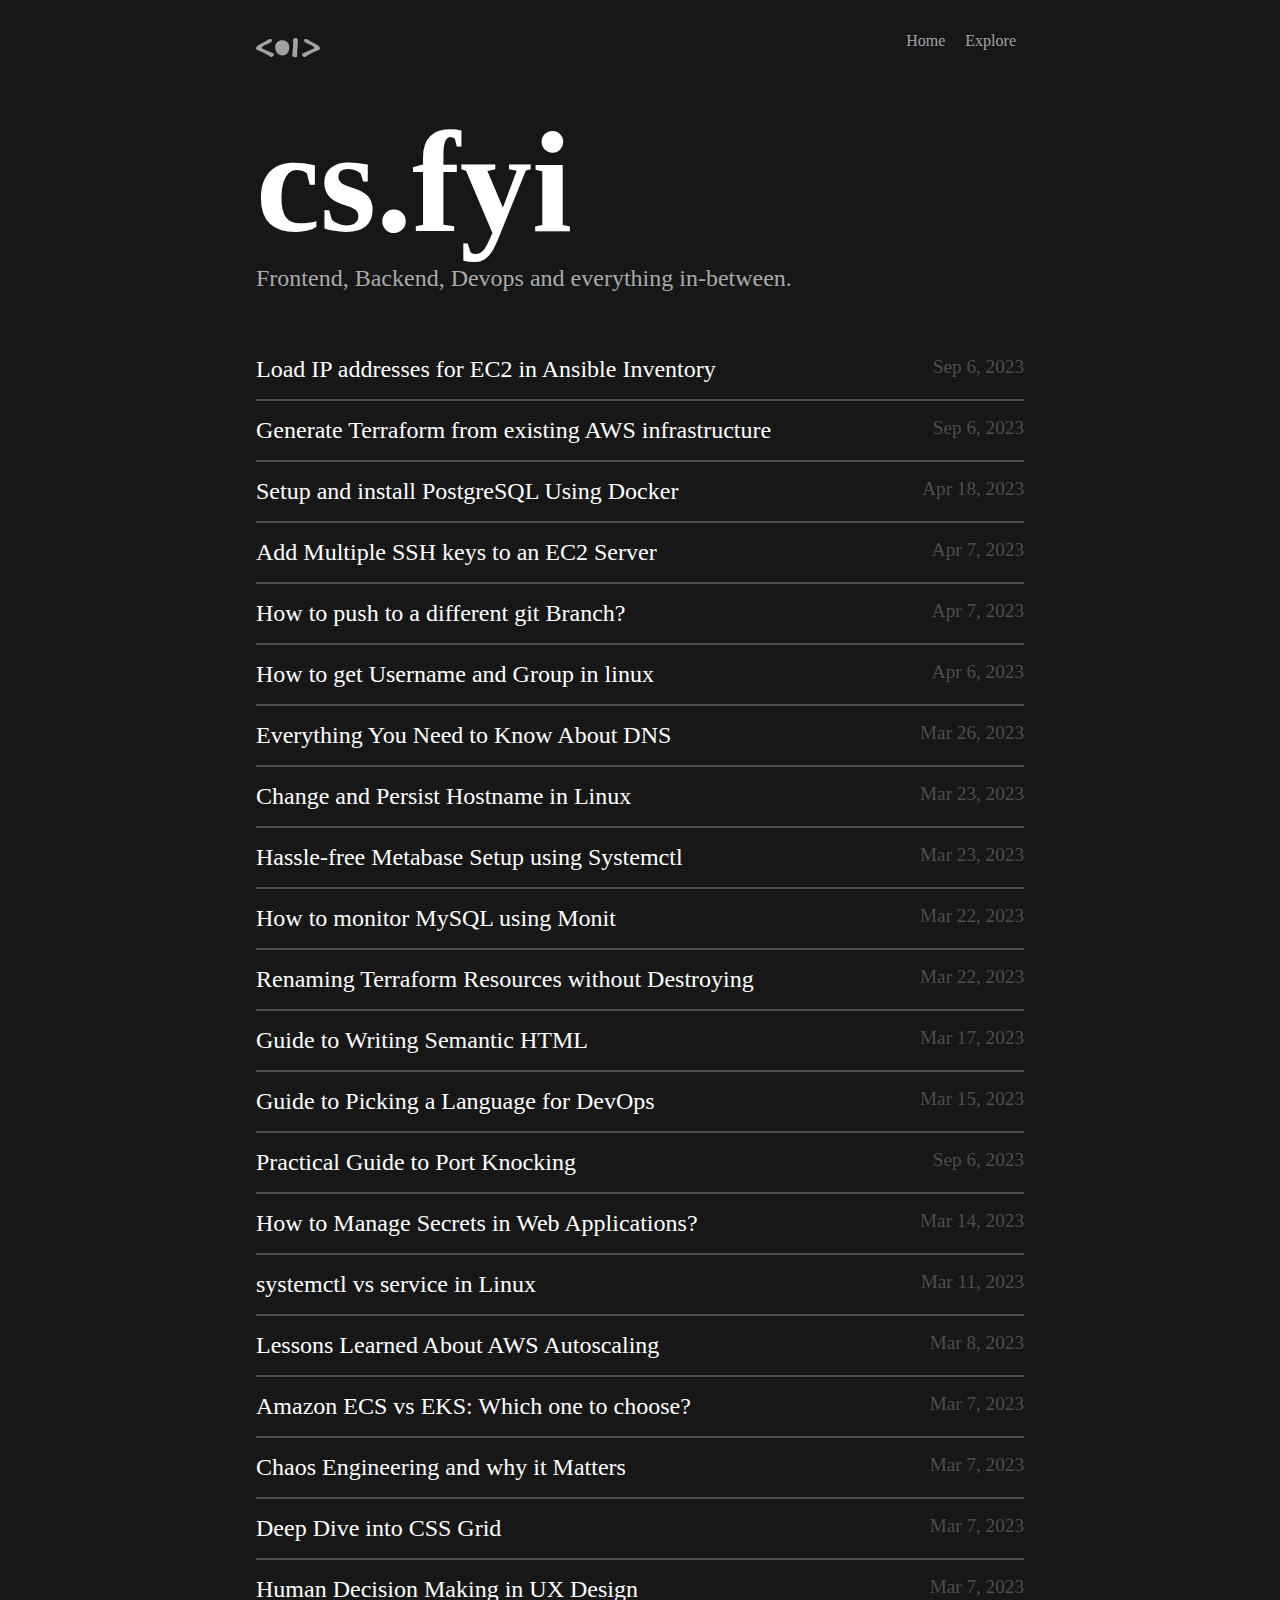
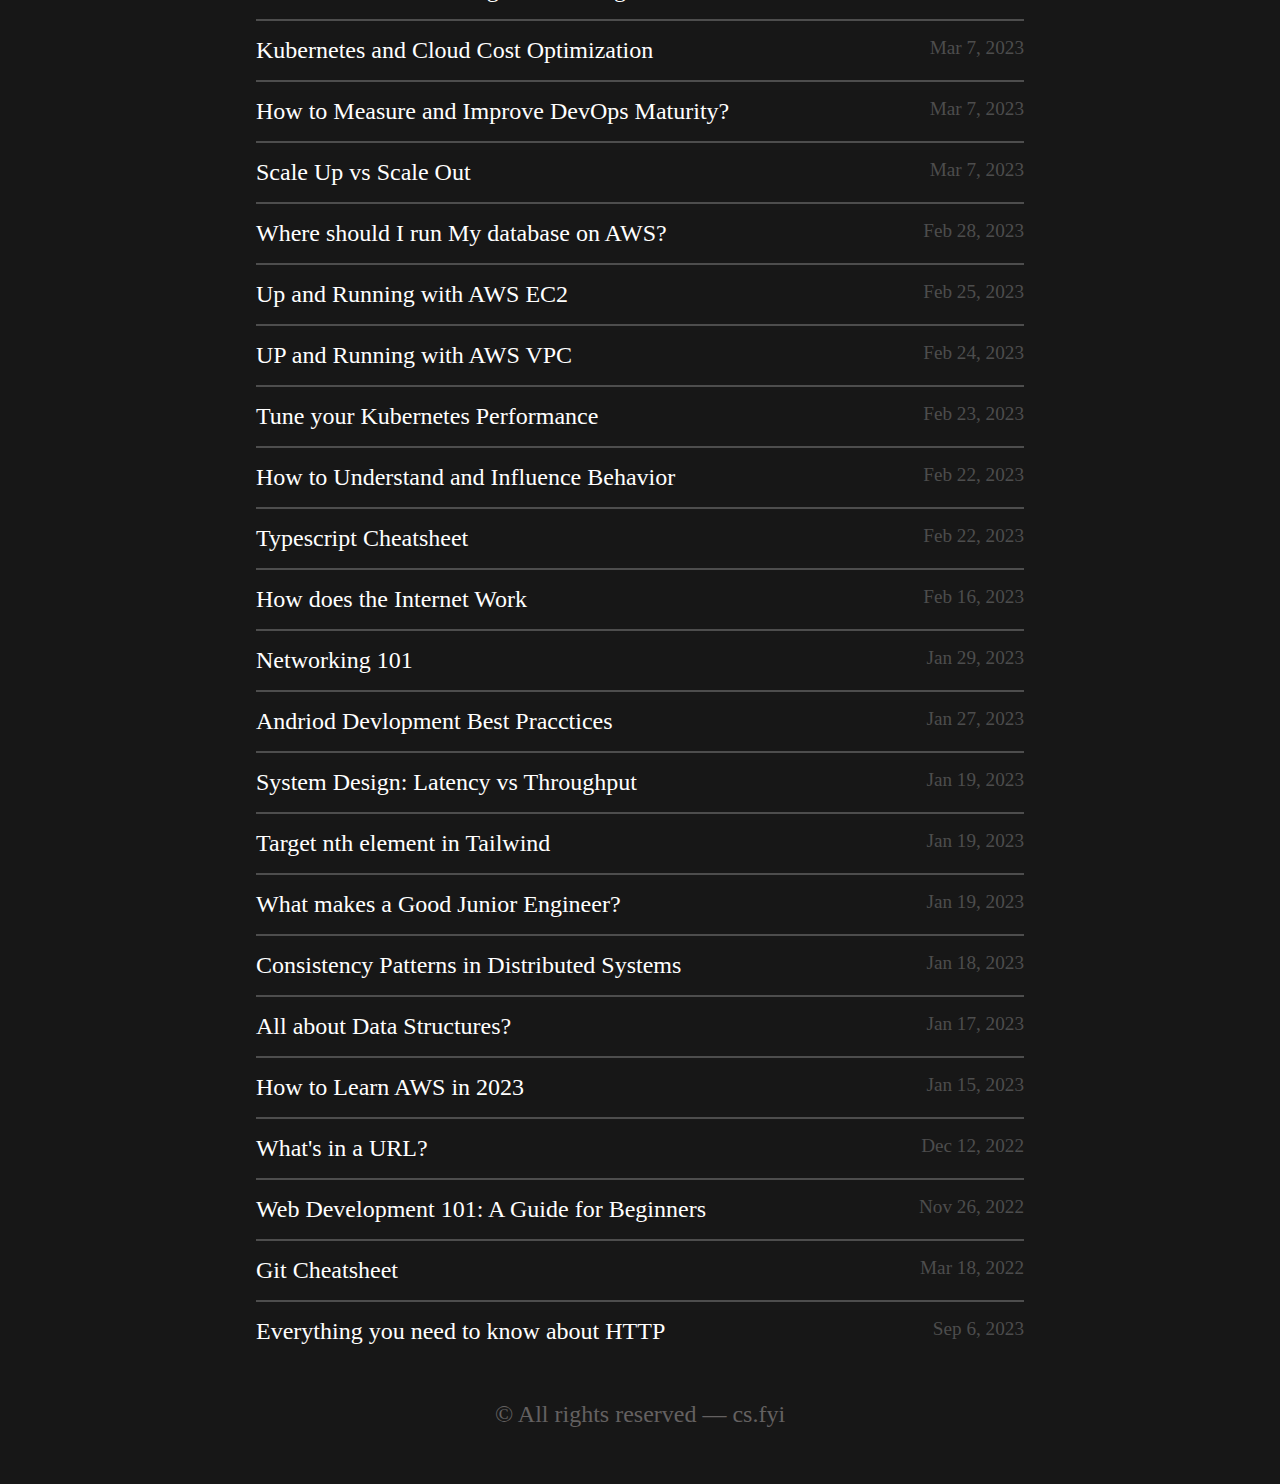
<file: vagrant/nginx-mysql-server/html/index.html>
<!DOCTYPE html>
<html>
  <head>
    <link rel="stylesheet" href="./stylesheets/main.css" />
  </head>

  <body>
    <header>
      <div class="navbar">
        <div class="logo">
          <a href="./index.html">
            <svg
            class="fill-current sm:w-20 w-16"
            fill="none"
            height="78"
            viewBox="0 0 229 78"
            width="229"
            xmlns="http://www.w3.org/2000/svg"
          >
            <path
              d="M55.7568 8.69113C54.2925 7.56473 52.4851 6.96568 50.6368 7.00152H47.6672C41.1238 11.9116 33.961 15.9411 26.368 18.9823C18.8365 22.0851 11.7043 26.0684 5.12 30.8607C1.92512 33.7177 0.06656 37.7829 0 42.0735C0.37888 43.6965 1.52576 45.0329 3.072 45.6575C4.4544 46.1183 5.888 46.6815 7.2704 47.2447C21.2634 53.1839 34.4064 59.5686 46.6944 66.3935C48.3226 67.5762 49.8637 68.8767 51.3024 70.2847C52.2394 70.6943 53.248 70.9043 54.272 70.8991C56.7962 70.9196 59.2435 70.0492 61.184 68.4415C63.1552 67.0335 64.1997 64.6527 63.8976 62.2463C63.9795 60.4799 62.9299 58.8569 61.2864 58.2015L40.0896 48.8831C33.0547 45.8982 26.2195 42.478 19.6096 38.6431C24.2432 32.8729 30.4794 28.5977 37.5296 26.3551C44.5389 24.0972 51.0054 20.421 56.5248 15.5519C57.3184 14.789 57.7638 13.7343 57.7536 12.6335C57.7178 11.0873 56.9856 9.63321 55.7568 8.69113Z"
              fill="currentColor"
            ></path>
            <path
              d="M173.192 8.69113C174.657 7.56473 176.464 6.96568 178.312 7.00152H181.282C187.825 11.9116 194.988 15.9411 202.581 18.9823C210.112 22.0851 217.245 26.0684 223.829 30.8607C227.024 33.7177 228.882 37.7829 228.949 42.0735C228.57 43.6965 227.423 45.0329 225.877 45.6575C224.495 46.1183 223.061 46.6815 221.679 47.2447C207.686 53.1839 194.543 59.5686 182.255 66.3935C180.626 67.5762 179.085 68.8767 177.647 70.2847C176.71 70.6943 175.701 70.9043 174.677 70.8991C172.153 70.9196 169.705 70.0492 167.765 68.4415C165.794 67.0335 164.749 64.6527 165.051 62.2463C164.969 60.4799 166.019 58.8569 167.663 58.2015L188.859 48.8831C195.894 45.8982 202.729 42.478 209.339 38.6431C204.706 32.8729 198.47 28.5977 191.419 26.3551C184.41 24.0972 177.944 20.421 172.424 15.5519C171.631 14.789 171.185 13.7343 171.195 12.6335C171.231 11.0873 171.963 9.63321 173.192 8.69113Z"
              fill="currentColor"
            ></path>
            <path
              d="M93.3949 21.24C93.5946 21.24 93.7943 21.2451 93.9939 21.2502C94.1731 21.2451 94.3523 21.24 94.5264 21.24C97.752 21.24 100.916 22.1821 103.62 23.9638C107.367 27.5273 109.226 32.6474 108.637 37.7879C108.637 45.6215 106.384 50.8438 101.776 53.6086C99.4775 54.9091 96.8919 55.6106 94.25 55.6566C94.2397 55.6566 94.2346 55.6566 94.2243 55.6566C90.2051 55.6566 86.4164 53.7571 84.01 50.5366C81.1684 47.0704 79.3917 42.8566 78.89 38.4022C77.8557 33.6713 79.3251 28.7408 82.7811 25.3462C85.6893 22.6992 89.4781 21.24 93.3949 21.24ZM93.7892 42.4982C96.6154 42.4982 98.9092 40.2045 98.9092 37.3782C98.9092 34.552 96.6154 32.2582 93.7892 32.2582C90.9629 32.2582 88.6692 34.552 88.6692 37.3782C88.6692 40.2045 90.9629 42.4982 93.7892 42.4982ZM93.3949 11C86.9028 11 80.6871 13.4064 75.8896 17.7737C75.7923 17.8608 75.7002 17.9478 75.608 18.04C69.7303 23.8102 67.201 32.0022 68.7728 40.0509C69.5613 46.2205 72.0343 52.0163 75.9511 56.8598C80.2775 62.5226 87.0871 65.8966 94.2243 65.8966C98.7555 65.8198 103.041 64.6525 106.809 62.5277C106.886 62.4816 106.968 62.4355 107.045 62.3894C112.375 59.1894 118.713 52.4259 118.872 38.3357C119.604 30.2512 116.568 22.1462 110.675 16.545C110.235 16.1251 109.753 15.7462 109.246 15.4134C104.864 12.5309 99.7744 11.0051 94.5264 11.0051C94.3575 11.0051 94.1885 11.0051 94.0195 11.0102C93.8096 11 93.6048 11 93.3949 11Z"
              fill="currentColor"
              clip-rule="evenodd"
              fill-rule="evenodd"
            ></path>
            <path
              d="M103.62 23.9638C100.768 22.0899 97.4039 21.1376 93.9939 21.2502C89.8621 21.0915 85.8378 22.5661 82.7811 25.3462C79.3251 28.7408 77.8557 33.6713 78.89 38.4022C79.3917 42.8566 81.1684 47.0704 84.01 50.5366C86.4215 53.7674 90.2205 55.6669 94.25 55.6566C96.8919 55.6106 99.4775 54.9091 101.776 53.6086C106.384 50.8438 108.637 45.6215 108.637 37.7879C109.226 32.6474 107.367 27.5325 103.62 23.9638ZM93.7892 42.4982C90.9629 42.4982 88.6692 40.2045 88.6692 37.3782C88.6692 34.552 90.9629 32.2582 93.7892 32.2582C96.6154 32.2582 98.9092 34.552 98.9092 37.3782C98.9092 40.2045 96.6154 42.4982 93.7892 42.4982Z"
              fill="currentColor"
              clip-rule="evenodd"
              fill-rule="evenodd"
            ></path>
            <path
              d="M114.316 37.2695C114.316 48.0391 105.585 56.7695 94.8156 56.7695C84.046 56.7695 75.3156 48.0391 75.3156 37.2695C75.3156 26.5 84.046 17.7695 94.8156 17.7695C105.585 17.7695 114.316 26.5 114.316 37.2695Z"
              fill="currentColor"
            ></path>
            <path
              d="M149.112 31.671C148.297 38.2955 147.461 57.4944 147.273 67.341C147.232 69.5043 145.832 71.4364 143.676 71.6269C139.382 72.0066 133.814 71.3815 130.964 69.7944C129.748 68.6547 129.164 66.9933 129.396 65.3419C129.688 63.9143 129.917 62.3912 130.121 60.9124C131.974 45.8246 133.016 31.25 133.249 17.1958C133.039 15.1945 132.684 13.2095 132.184 11.2596C132.297 10.2434 132.62 9.26487 133.136 8.38062C134.381 6.1844 136.358 4.50014 138.721 3.62348C140.926 2.62037 143.51 2.90621 145.443 4.37102C147.013 5.18328 150.254 8.74899 150 10.5L149.112 31.671Z"
              fill="currentColor"
            ></path>
          </svg>
          </a>
        </div>
        <div class="navlinks">
          <a href="./index.html">Home</a>
          <a href="./pages/explore.html">Explore</a>
        </div>
      </div>
      <div class="banner">
        <h1>cs.fyi</h1>
        <p>Frontend, Backend, Devops and everything in-between.</p>
      </div>
    </header>
    <div class="content">
      <a href="./pages/ansibleInventory.html">
        <span>Load IP addresses for EC2 in Ansible Inventory</span>
        <span>Sep 6, 2023</span>
      </a>
      <hr/>
      <a href="./pages/generateTerraform.html">
        <span>Generate Terraform from existing AWS infrastructure</span>
        <span>Sep 6, 2023</span>
      </a>
      <hr/>
      <a href="./pages/setupPostgreSQL.html">
        <span>Setup and install PostgreSQL Using Docker</span>
        <span>Apr 18, 2023</span>
      </a>
      <hr/>
      <a href="">
        <span>Add Multiple SSH keys to an EC2 Server</span>
        <span>Apr 7, 2023</span>
      </a>
      <hr/>
      <a href="">
        <span>How to push to a different git Branch?</span>
        <span>Apr 7, 2023</span>
      </a>
      <hr/>
      <a href="">
        <span>How to get Username and Group in linux</span>
        <span>Apr 6, 2023</span>
      </a>
      <hr/>
      <a href="">
        <span>Everything You Need to Know About DNS</span>
        <span>Mar 26, 2023</span>
      </a>
      <hr/>
      <a href="">
        <span>Change and Persist Hostname in Linux </span>
        <span>Mar 23, 2023</span>
      </a>
      <hr/>
      <a href="">
        <span>Hassle-free Metabase Setup using Systemctl</span>
        <span>Mar 23, 2023</span>
      </a>
      <hr/>
      <a href="">
        <span>How to monitor MySQL using Monit</span>
        <span>Mar 22, 2023</span>
      </a>
      <hr/>
      <a href="">
        <span>Renaming Terraform Resources without Destroying</span>
        <span>Mar 22, 2023</span>
      </a>
      <hr/>
      <a href="">
        <span>Guide to Writing Semantic HTML</span>
        <span>Mar 17, 2023</span>
      </a>
      <hr/>
      <a href="">
        <span>Guide to Picking a Language for DevOps</span>
        <span>Mar 15, 2023</span>
      </a>
      <hr/>
      <a href="">
        <span>Practical Guide to Port Knocking</span>
        <span>Sep 6, 2023</span>
      </a>
      <hr/>
      <a href="">
        <span>How to Manage Secrets in Web Applications?</span>
        <span>Mar 14, 2023</span>
      </a>
      <hr/>
      <a href="">
        <span>systemctl vs service in Linux </span>
        <span>Mar 11, 2023</span>
      </a>
      <hr/>
      <a href="">
        <span>Lessons Learned About AWS Autoscaling</span>
        <span>Mar 8, 2023</span>
      </a>
      <hr/>
      <a href="">
        <span>Amazon ECS vs EKS: Which one to choose?</span>
        <span>Mar 7, 2023</span>
      </a>
      <hr/>
      <a href="">
        <span>Chaos Engineering and why it Matters</span>
        <span>Mar 7, 2023</span>
      </a>
      <hr/>
      <a href="">
        <span>Deep Dive into CSS Grid</span>
        <span>Mar 7, 2023</span>
      </a>
      <hr/>
      <a href="">
        <span>Human Decision Making in UX Design</span>
        <span>Mar 7, 2023</span>
      </a>
      <hr/>
      <a href="">
        <span>Kubernetes and Cloud Cost Optimization</span>
        <span>Mar 7, 2023</span>
      </a>
      <hr/>
      <a href="">
        <span>How to Measure and Improve DevOps Maturity?</span>
        <span>Mar 7, 2023</span>
      </a>
      <hr/>
      <a href="">
        <span>Scale Up vs Scale Out</span>
        <span>Mar 7, 2023</span>
      </a>
      <hr/>
      <a href="">
        <span>Where should I run My database on AWS?</span>
        <span>Feb 28, 2023</span>
      </a>
      <hr/>
      <a href="">
        <span>Up and Running with AWS EC2</span>
        <span>Feb 25, 2023</span>
      </a>
      <hr/>
      <a href="">
        <span>UP and Running with AWS VPC</span>
        <span>Feb 24, 2023</span>
      </a>
      <hr/>
      <a href="">
        <span>Tune your Kubernetes Performance</span>
        <span>Feb 23, 2023</span>
      </a>
      <hr/>
      <a href="">
        <span>How to Understand and Influence Behavior</span>
        <span>Feb 22, 2023</span>
      </a>
      <hr/>
      <a href="">
        <span>Typescript Cheatsheet</span>
        <span>Feb 22, 2023</span>
      </a>
      <hr/>
      <a href="">
        <span>How does the Internet Work</span>
        <span>Feb 16, 2023</span>
      </a>
      <hr/>
      <a href="">
        <span>Networking 101</span>
        <span>Jan 29, 2023</span>
      </a>
      <hr/>
      <a href="">
        <span>Andriod Devlopment Best Pracctices</span>
        <span>Jan 27, 2023</span>
      </a>
      <hr/>
      <a href="">
        <span>System Design: Latency vs Throughput</span>
        <span>Jan 19, 2023</span>
      </a>
      <hr/>
      <a href="">
        <span>Target nth element in Tailwind</span>
        <span>Jan 19, 2023</span>
      </a>
      <hr/>
      <a href="">
        <span>What makes a Good Junior Engineer? </span>
        <span>Jan 19, 2023</span>
      </a>
      <hr/>
      <a href="">
        <span>Consistency Patterns in Distributed Systems</span>
        <span>Jan 18, 2023</span>
      </a>
      <hr/>
      <a href="">
        <span>All about Data Structures?</span>
        <span>Jan 17, 2023</span>
      </a>
      <hr/>
      <a href="">
        <span>How to Learn AWS in 2023</span>
        <span>Jan 15, 2023</span>
      </a>
      <hr/>
      <a href="">
        <span>What's in a URL?</span>
        <span>Dec 12, 2022</span>
      </a>
      <hr/>
      <a href="">
        <span>Web Development 101: A Guide for Beginners</span>
        <span>Nov 26, 2022</span>
      </a>
      <hr/>
      <a href="">
        <span>Git Cheatsheet</span>
        <span>Mar 18, 2022</span>
      </a>
      <hr/>
      <a href="">
        <span>Everything you need to know about HTTP</span>
        <span>Sep 6, 2023</span>
      </a>
    </div>
    <footer>
      <div>&copy All rights reserved — cs.fyi</div>
    </footer>
  </body>
</html>
</file>
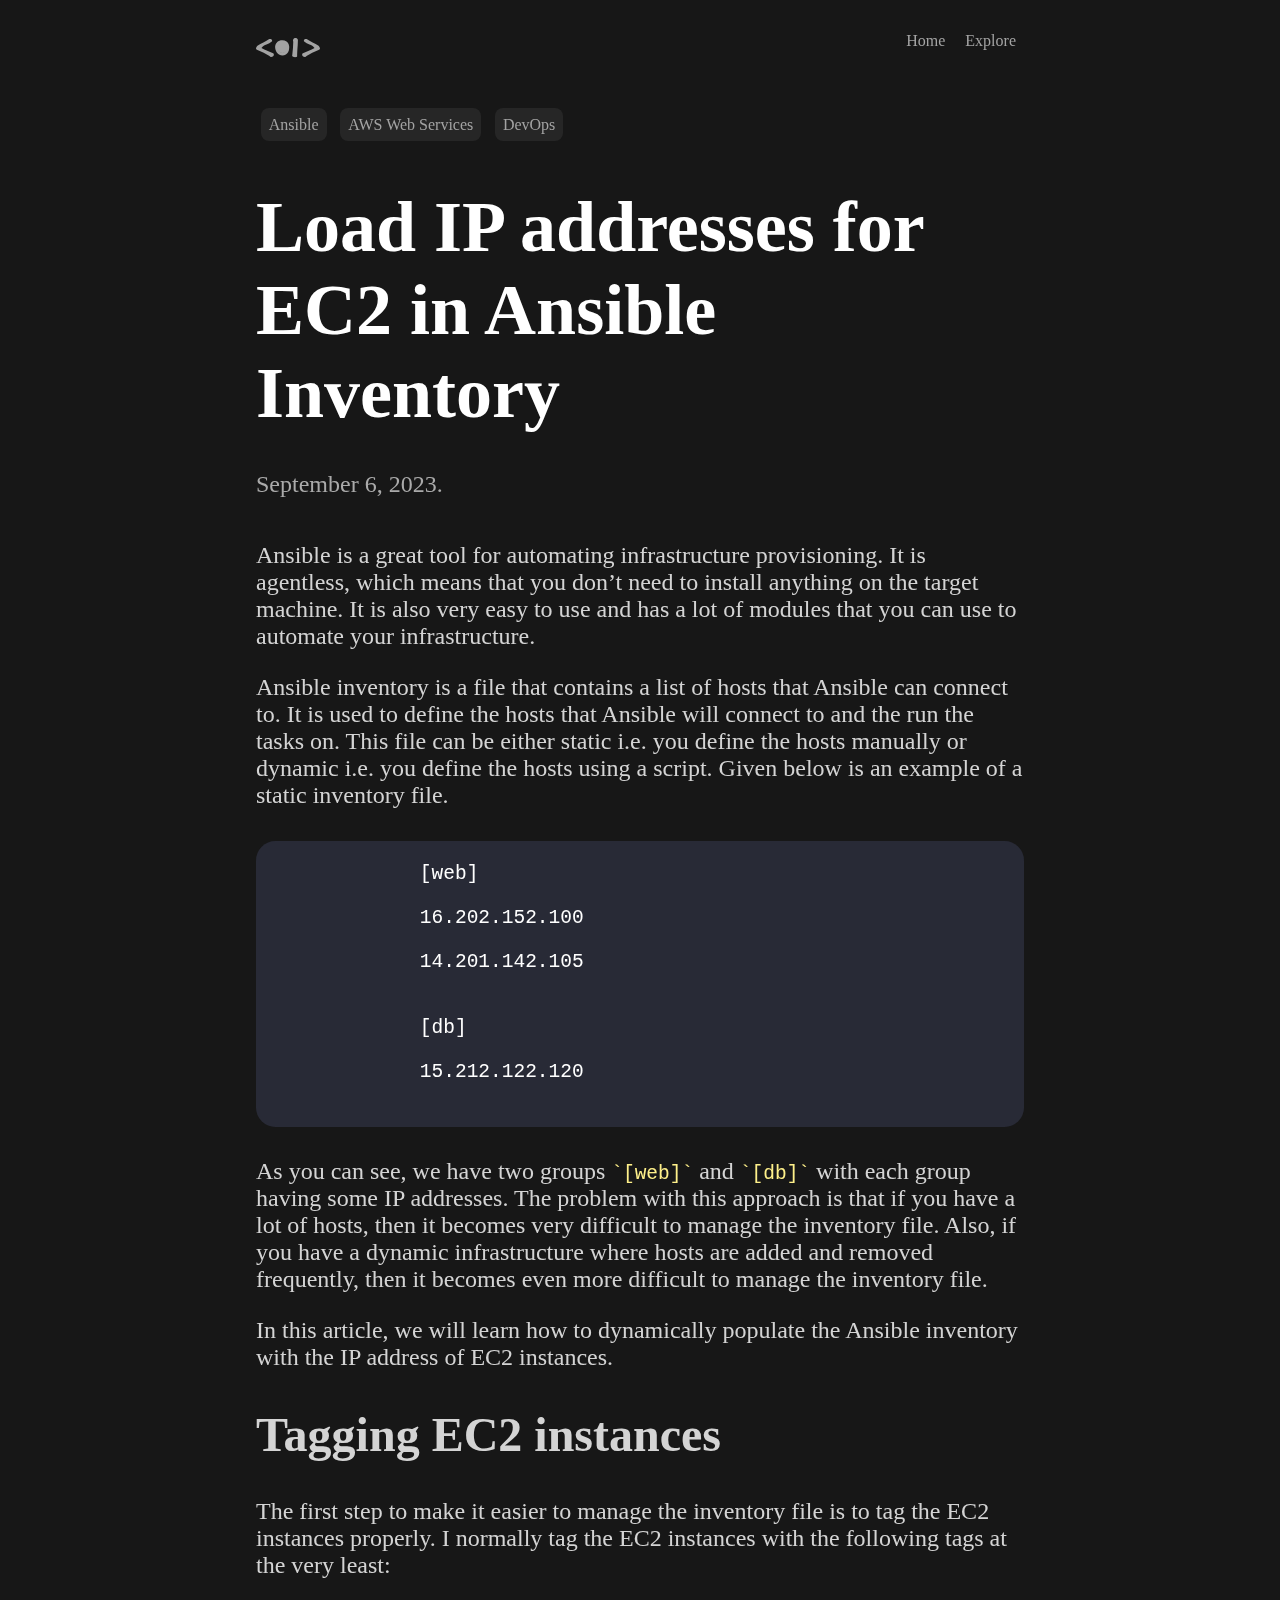
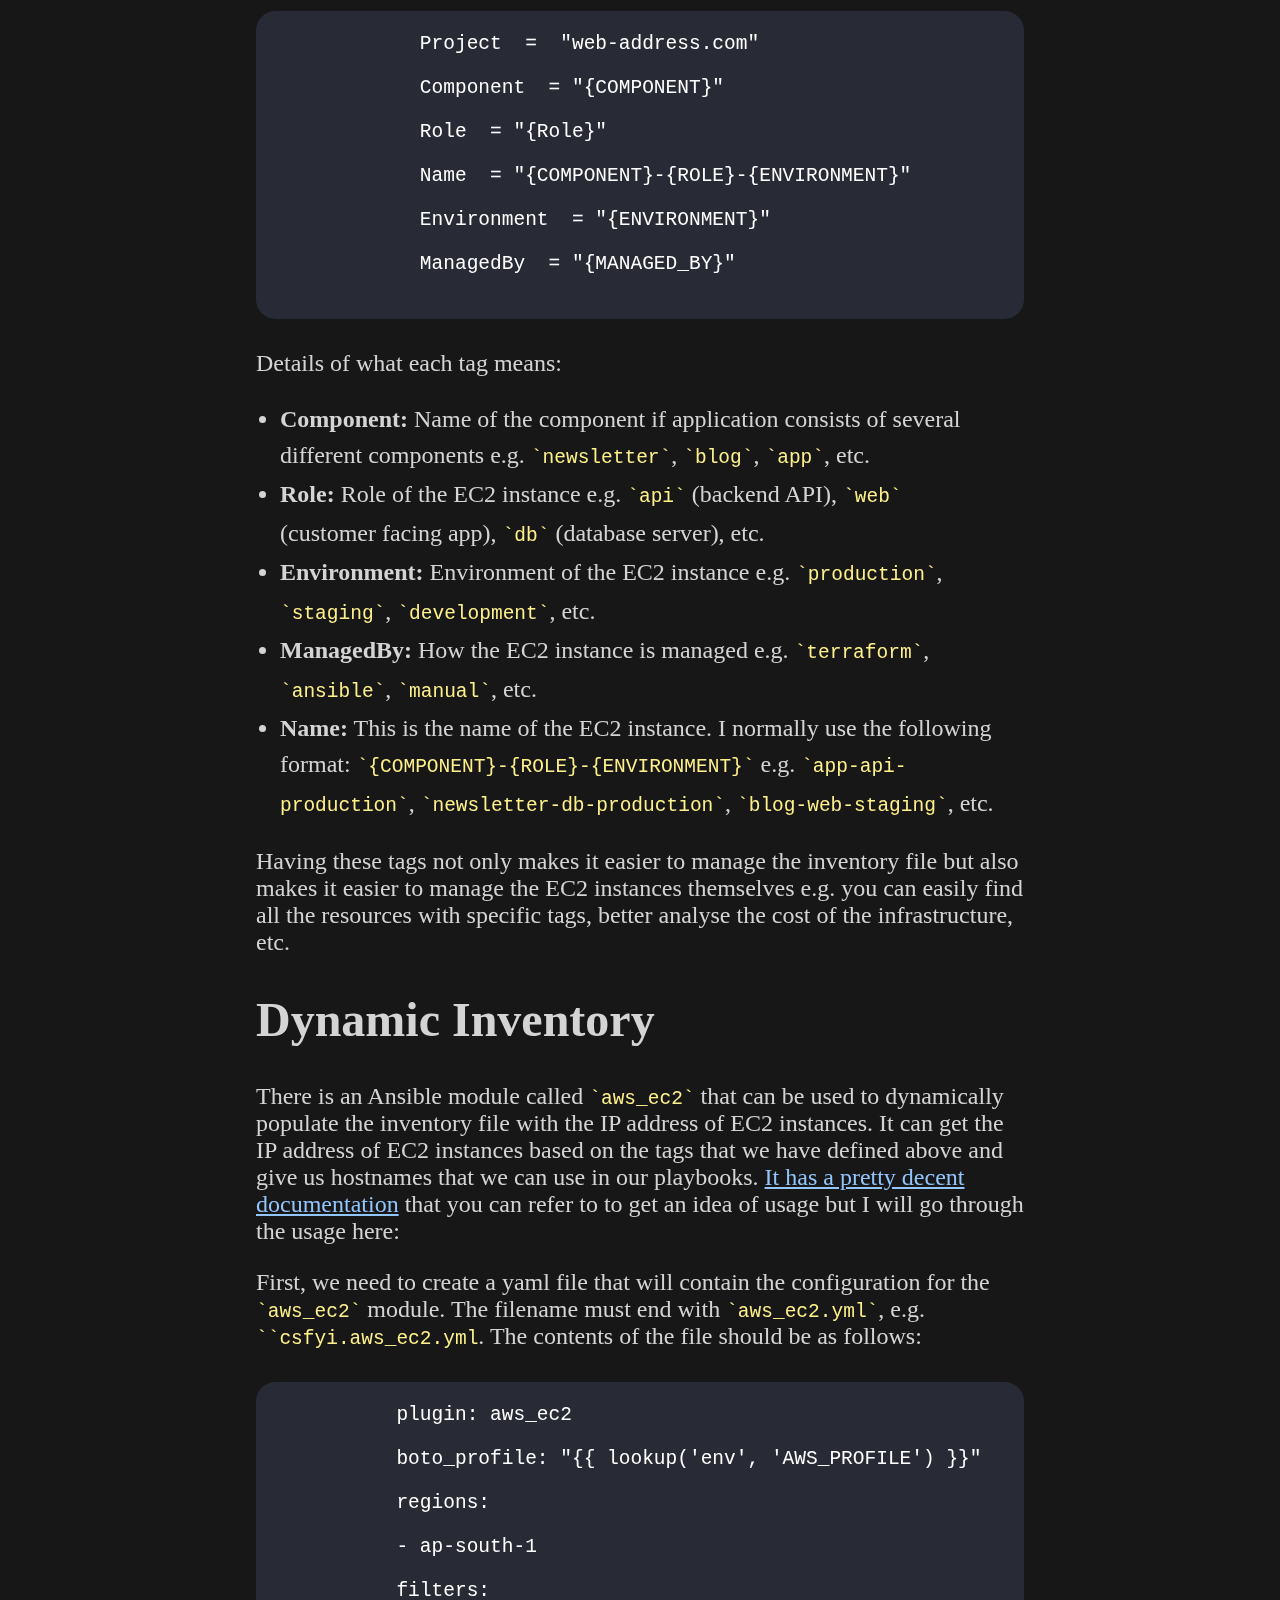
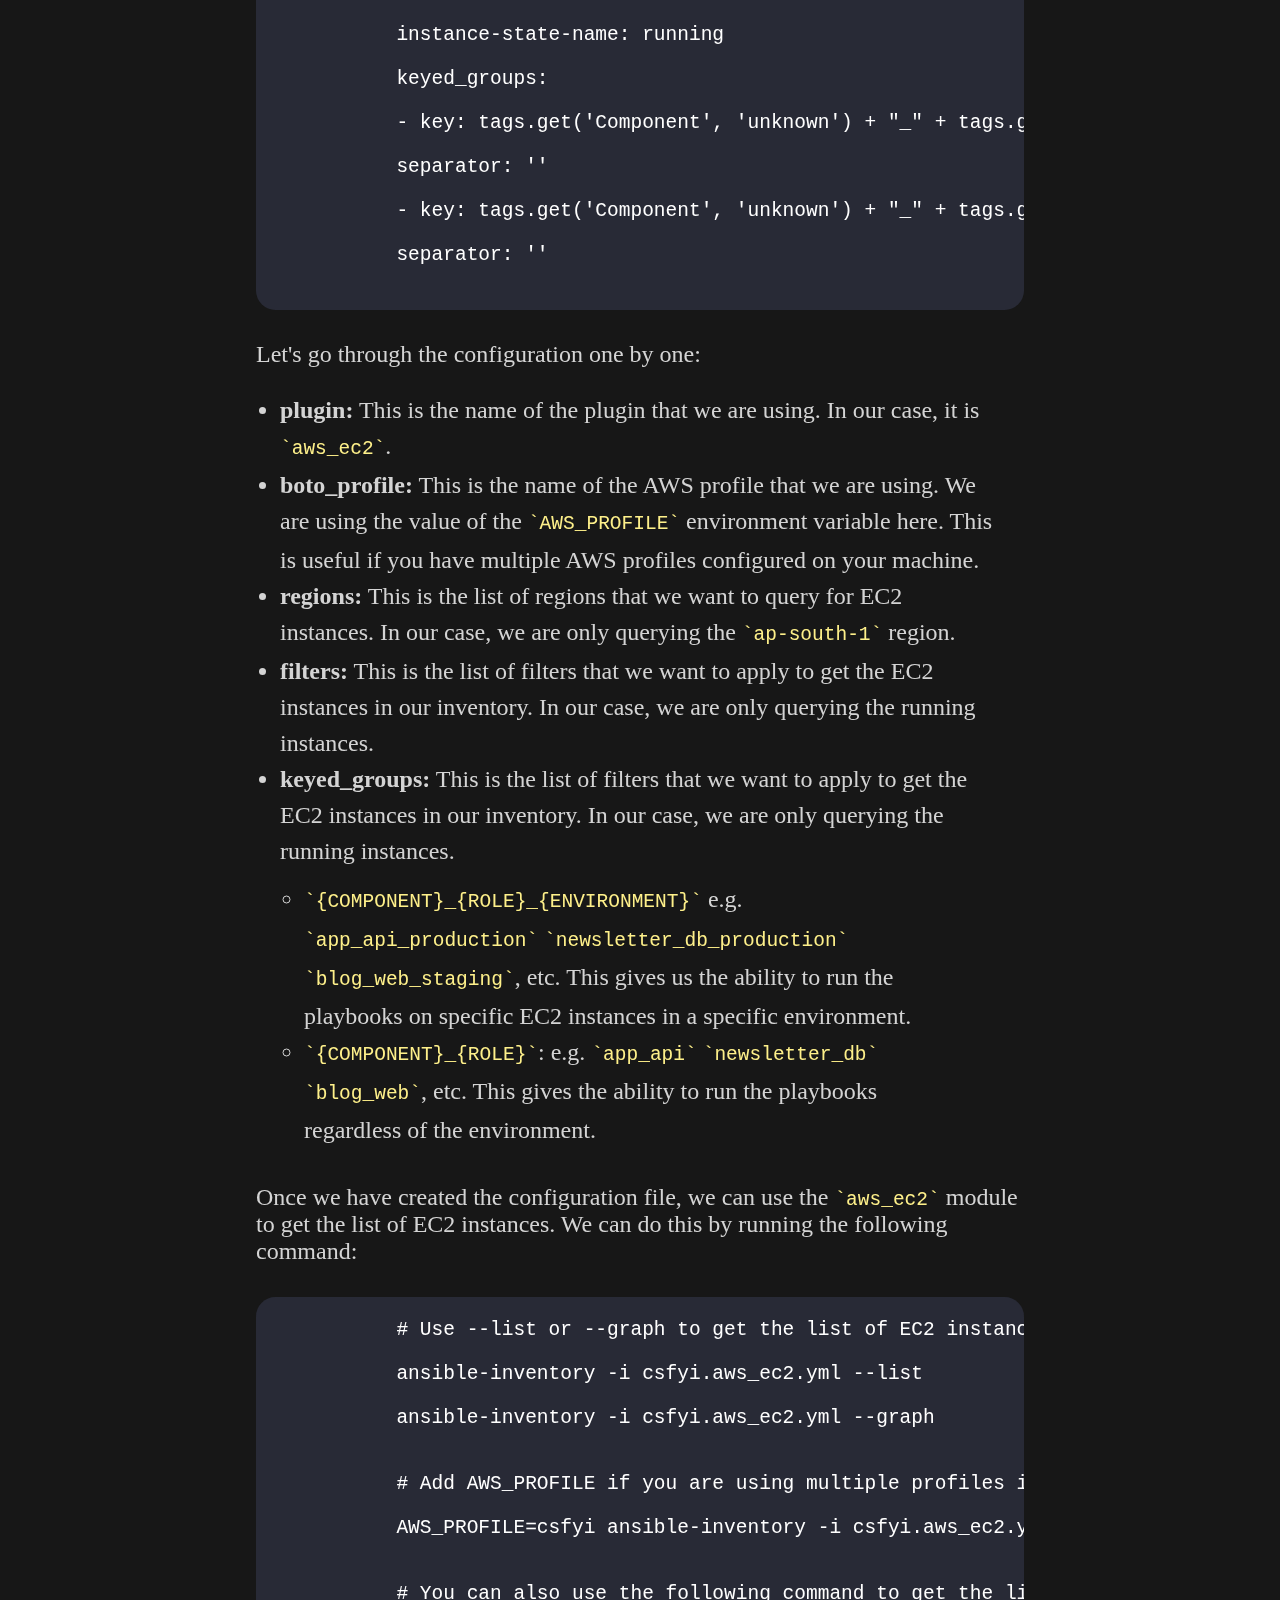
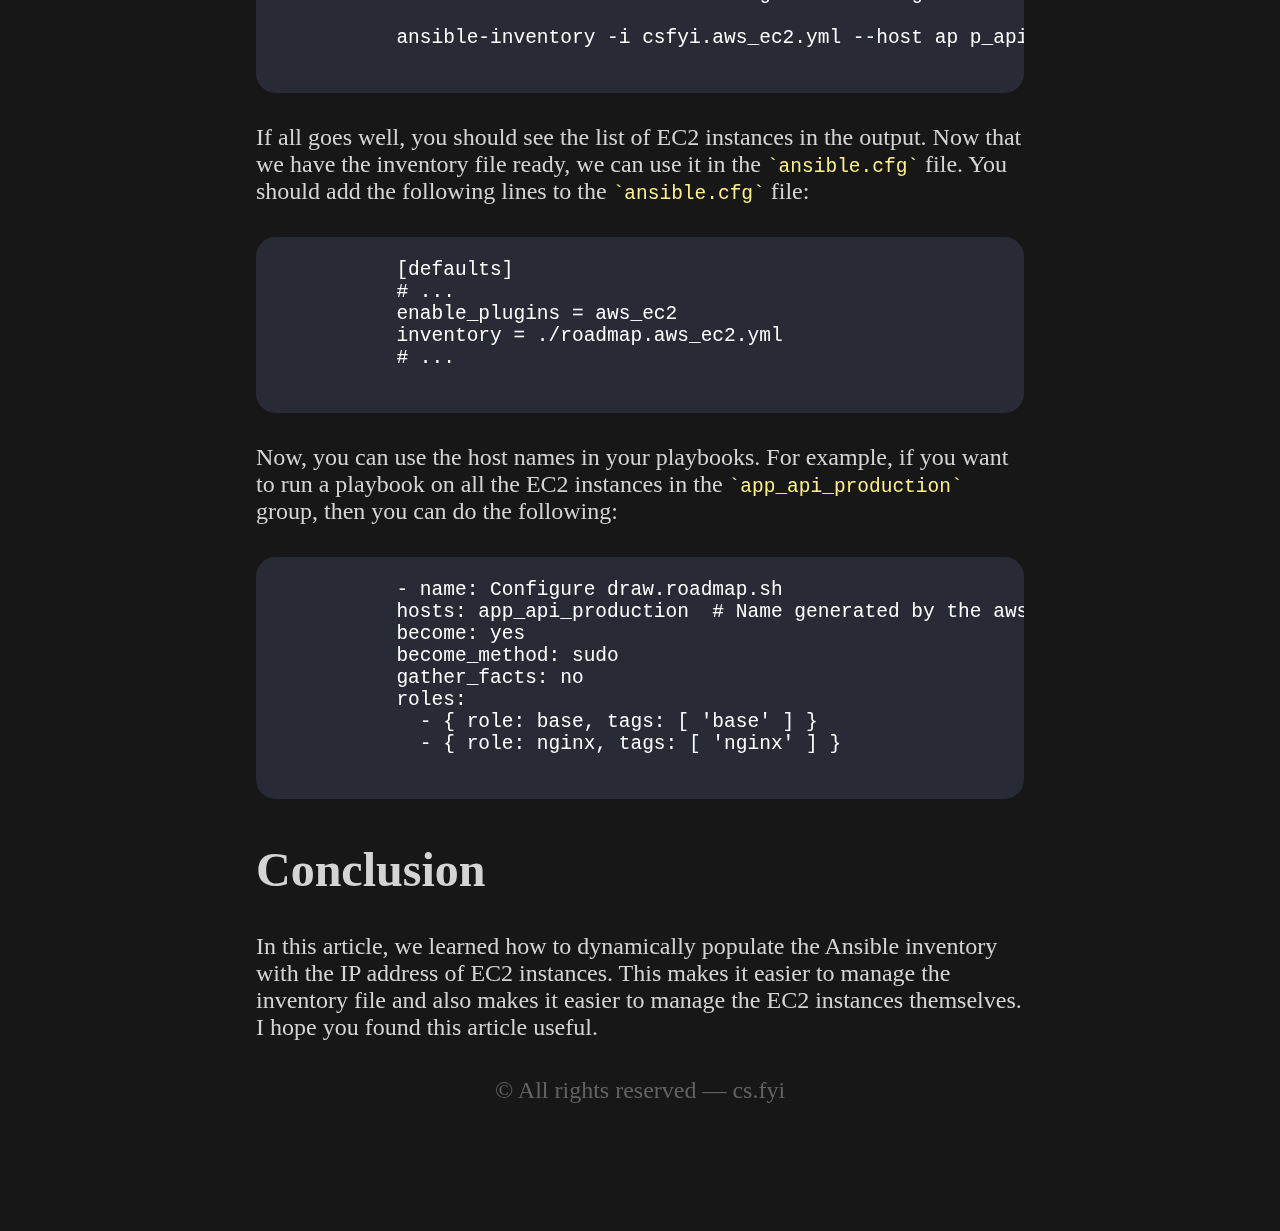
<file: vagrant/nginx-mysql-server/html/pages/ansibleInventory.html>
<!DOCTYPE html>

<html>
  <head>
    <link rel="stylesheet" href="../stylesheets/main.css" />
  </head>

  <body>
    <header>
      <div class="navbar">
        <div class="logo">
          <a href="../index.html">
            <svg
              class="fill-current sm:w-20 w-16"
              fill="none"
              height="78"
              viewBox="0 0 229 78"
              width="229"
              xmlns="http://www.w3.org/2000/svg"
            >
              <path
                d="M55.7568 8.69113C54.2925 7.56473 52.4851 6.96568 50.6368 7.00152H47.6672C41.1238 11.9116 33.961 15.9411 26.368 18.9823C18.8365 22.0851 11.7043 26.0684 5.12 30.8607C1.92512 33.7177 0.06656 37.7829 0 42.0735C0.37888 43.6965 1.52576 45.0329 3.072 45.6575C4.4544 46.1183 5.888 46.6815 7.2704 47.2447C21.2634 53.1839 34.4064 59.5686 46.6944 66.3935C48.3226 67.5762 49.8637 68.8767 51.3024 70.2847C52.2394 70.6943 53.248 70.9043 54.272 70.8991C56.7962 70.9196 59.2435 70.0492 61.184 68.4415C63.1552 67.0335 64.1997 64.6527 63.8976 62.2463C63.9795 60.4799 62.9299 58.8569 61.2864 58.2015L40.0896 48.8831C33.0547 45.8982 26.2195 42.478 19.6096 38.6431C24.2432 32.8729 30.4794 28.5977 37.5296 26.3551C44.5389 24.0972 51.0054 20.421 56.5248 15.5519C57.3184 14.789 57.7638 13.7343 57.7536 12.6335C57.7178 11.0873 56.9856 9.63321 55.7568 8.69113Z"
                fill="currentColor"
              ></path>
              <path
                d="M173.192 8.69113C174.657 7.56473 176.464 6.96568 178.312 7.00152H181.282C187.825 11.9116 194.988 15.9411 202.581 18.9823C210.112 22.0851 217.245 26.0684 223.829 30.8607C227.024 33.7177 228.882 37.7829 228.949 42.0735C228.57 43.6965 227.423 45.0329 225.877 45.6575C224.495 46.1183 223.061 46.6815 221.679 47.2447C207.686 53.1839 194.543 59.5686 182.255 66.3935C180.626 67.5762 179.085 68.8767 177.647 70.2847C176.71 70.6943 175.701 70.9043 174.677 70.8991C172.153 70.9196 169.705 70.0492 167.765 68.4415C165.794 67.0335 164.749 64.6527 165.051 62.2463C164.969 60.4799 166.019 58.8569 167.663 58.2015L188.859 48.8831C195.894 45.8982 202.729 42.478 209.339 38.6431C204.706 32.8729 198.47 28.5977 191.419 26.3551C184.41 24.0972 177.944 20.421 172.424 15.5519C171.631 14.789 171.185 13.7343 171.195 12.6335C171.231 11.0873 171.963 9.63321 173.192 8.69113Z"
                fill="currentColor"
              ></path>
              <path
                d="M93.3949 21.24C93.5946 21.24 93.7943 21.2451 93.9939 21.2502C94.1731 21.2451 94.3523 21.24 94.5264 21.24C97.752 21.24 100.916 22.1821 103.62 23.9638C107.367 27.5273 109.226 32.6474 108.637 37.7879C108.637 45.6215 106.384 50.8438 101.776 53.6086C99.4775 54.9091 96.8919 55.6106 94.25 55.6566C94.2397 55.6566 94.2346 55.6566 94.2243 55.6566C90.2051 55.6566 86.4164 53.7571 84.01 50.5366C81.1684 47.0704 79.3917 42.8566 78.89 38.4022C77.8557 33.6713 79.3251 28.7408 82.7811 25.3462C85.6893 22.6992 89.4781 21.24 93.3949 21.24ZM93.7892 42.4982C96.6154 42.4982 98.9092 40.2045 98.9092 37.3782C98.9092 34.552 96.6154 32.2582 93.7892 32.2582C90.9629 32.2582 88.6692 34.552 88.6692 37.3782C88.6692 40.2045 90.9629 42.4982 93.7892 42.4982ZM93.3949 11C86.9028 11 80.6871 13.4064 75.8896 17.7737C75.7923 17.8608 75.7002 17.9478 75.608 18.04C69.7303 23.8102 67.201 32.0022 68.7728 40.0509C69.5613 46.2205 72.0343 52.0163 75.9511 56.8598C80.2775 62.5226 87.0871 65.8966 94.2243 65.8966C98.7555 65.8198 103.041 64.6525 106.809 62.5277C106.886 62.4816 106.968 62.4355 107.045 62.3894C112.375 59.1894 118.713 52.4259 118.872 38.3357C119.604 30.2512 116.568 22.1462 110.675 16.545C110.235 16.1251 109.753 15.7462 109.246 15.4134C104.864 12.5309 99.7744 11.0051 94.5264 11.0051C94.3575 11.0051 94.1885 11.0051 94.0195 11.0102C93.8096 11 93.6048 11 93.3949 11Z"
                fill="currentColor"
                clip-rule="evenodd"
                fill-rule="evenodd"
              ></path>
              <path
                d="M103.62 23.9638C100.768 22.0899 97.4039 21.1376 93.9939 21.2502C89.8621 21.0915 85.8378 22.5661 82.7811 25.3462C79.3251 28.7408 77.8557 33.6713 78.89 38.4022C79.3917 42.8566 81.1684 47.0704 84.01 50.5366C86.4215 53.7674 90.2205 55.6669 94.25 55.6566C96.8919 55.6106 99.4775 54.9091 101.776 53.6086C106.384 50.8438 108.637 45.6215 108.637 37.7879C109.226 32.6474 107.367 27.5325 103.62 23.9638ZM93.7892 42.4982C90.9629 42.4982 88.6692 40.2045 88.6692 37.3782C88.6692 34.552 90.9629 32.2582 93.7892 32.2582C96.6154 32.2582 98.9092 34.552 98.9092 37.3782C98.9092 40.2045 96.6154 42.4982 93.7892 42.4982Z"
                fill="currentColor"
                clip-rule="evenodd"
                fill-rule="evenodd"
              ></path>
              <path
                d="M114.316 37.2695C114.316 48.0391 105.585 56.7695 94.8156 56.7695C84.046 56.7695 75.3156 48.0391 75.3156 37.2695C75.3156 26.5 84.046 17.7695 94.8156 17.7695C105.585 17.7695 114.316 26.5 114.316 37.2695Z"
                fill="currentColor"
              ></path>
              <path
                d="M149.112 31.671C148.297 38.2955 147.461 57.4944 147.273 67.341C147.232 69.5043 145.832 71.4364 143.676 71.6269C139.382 72.0066 133.814 71.3815 130.964 69.7944C129.748 68.6547 129.164 66.9933 129.396 65.3419C129.688 63.9143 129.917 62.3912 130.121 60.9124C131.974 45.8246 133.016 31.25 133.249 17.1958C133.039 15.1945 132.684 13.2095 132.184 11.2596C132.297 10.2434 132.62 9.26487 133.136 8.38062C134.381 6.1844 136.358 4.50014 138.721 3.62348C140.926 2.62037 143.51 2.90621 145.443 4.37102C147.013 5.18328 150.254 8.74899 150 10.5L149.112 31.671Z"
                fill="currentColor"
              ></path>
            </svg>
          </a>
        </div>
        <div class="navlinks">
          <a href="../index.html">Home</a>
          <a href="../pages/explore.html">Explore</a>
        </div>
      </div>
      <div class="banner">
        <div class="articleTags">
          <a href="">Ansible</a>
          <a href="">AWS Web Services</a>
          <a href="">DevOps</a>
        </div>
        <h1 style="font-size: 4.5em; padding: 0.5em 0">
          Load IP addresses for EC2 in Ansible Inventory
        </h1>
        <p>September 6, 2023.</p>
      </div>
    </header>
    <div class="articleContent">
      <p>
        Ansible is a great tool for automating infrastructure provisioning. It
        is agentless, which means that you don’t need to install anything on the
        target machine. It is also very easy to use and has a lot of modules
        that you can use to automate your infrastructure.
      </p>
      <p>
        Ansible inventory is a file that contains a list of hosts that Ansible
        can connect to. It is used to define the hosts that Ansible will connect
        to and the run the tasks on. This file can be either static i.e. you
        define the hosts manually or dynamic i.e. you define the hosts using a
        script. Given below is an example of a static inventory file.
      </p>
      <pre>
          <code>
              [web] <br>
              16.202.152.100 <br> 
              14.201.142.105
          </code>
          <code>
              [db] <br> 
              15.212.122.120
          </code>
      </pre>
      <p>
        As you can see, we have two groups <code>`[web]`</code> and
        <code>`[db]`</code> with each group having some IP addresses. The
        problem with this approach is that if you have a lot of hosts, then it
        becomes very difficult to manage the inventory file. Also, if you have a
        dynamic infrastructure where hosts are added and removed frequently,
        then it becomes even more difficult to manage the inventory file.
      </p>
      <p>
        In this article, we will learn how to dynamically populate the Ansible
        inventory with the IP address of EC2 instances.
      </p>
      <h3>Tagging EC2 instances</h3>
      <p>
        The first step to make it easier to manage the inventory file is to tag
        the EC2 instances properly. I normally tag the EC2 instances with the
        following tags at the very least:
      </p>
      <pre>
          <code>
              Project  =  "web-address.com" <br>
              Component  = "{COMPONENT}" <br>
              Role  = "{Role}" <br>
              Name  = "{COMPONENT}-{ROLE}-{ENVIRONMENT}" <br>
              Environment  = "{ENVIRONMENT}" <br>
              ManagedBy  = "{MANAGED_BY}"
          </code>
      </pre>
      <p>Details of what each tag means:</p>
      <ul>
        <li>
          <strong>Component:</strong>
          Name of the component if application consists of several different
          components e.g. <code>`newsletter`</code>, <code>`blog`</code>,
          <code>`app`</code>, etc.
        </li>
        <li>
          <strong>Role:</strong>
          Role of the EC2 instance e.g. <code>`api`</code> (backend API),
          <code>`web`</code> (customer facing app), <code>`db`</code> (database
          server), etc.
        </li>
        <li>
          <strong>Environment:</strong>
          Environment of the EC2 instance e.g. <code>`production`</code>,
          <code>`staging`</code>, <code>`development`</code>, etc.
        </li>
        <li>
          <strong>ManagedBy:</strong>
          How the EC2 instance is managed e.g. <code>`terraform`</code>,
          <code>`ansible`</code>, <code>`manual`</code>, etc.
        </li>
        <li>
          <strong>Name:</strong>
          This is the name of the EC2 instance. I normally use the following
          format: <code>`{COMPONENT}-{ROLE}-{ENVIRONMENT}`</code> e.g.
          <code>`app-api-production`</code>,
          <code>`newsletter-db-production`</code>,
          <code>`blog-web-staging`</code>, etc.
        </li>
      </ul>
      <p>
        Having these tags not only makes it easier to manage the inventory file
        but also makes it easier to manage the EC2 instances themselves e.g. you
        can easily find all the resources with specific tags, better analyse the
        cost of the infrastructure, etc.
      </p>
      <h3>Dynamic Inventory</h3>
      <p>
        There is an Ansible module called <code>`aws_ec2`</code> that can be
        used to dynamically populate the inventory file with the IP address of
        EC2 instances. It can get the IP address of EC2 instances based on the
        tags that we have defined above and give us hostnames that we can use in
        our playbooks. <a href="">It has a pretty decent documentation</a> that
        you can refer to to get an idea of usage but I will go through the usage
        here:
      </p>
      <p>
        First, we need to create a yaml file that will contain the configuration
        for the <code>`aws_ec2`</code> module. The filename must end with
        <code>`aws_ec2.yml`</code>, e.g. <code>``csfyi.aws_ec2.yml</code>. The
        contents of the file should be as follows:
      </p>
      <pre>
          <code>
            plugin: aws_ec2 <br>
            boto_profile: "{{ lookup('env', 'AWS_PROFILE') }}" <br>
            regions: <br>
            - ap-south-1 <br>
            filters: <br>
            instance-state-name: running <br>
            keyed_groups: <br>
            - key: tags.get('Component', 'unknown') + "_" + tags.get('Role', 'unknown') + "_" + tags.get('Environment', 'unknown') <br>
            separator: '' <br>
            - key: tags.get('Component', 'unknown') + "_" + tags.get('Role', 'unknown') <br>
            separator: ''
          </code>
      </pre>
      <p>Let's go through the configuration one by one:</p>
      <ul>
        <li>
          <strong>plugin:</strong>
          This is the name of the plugin that we are using. In our case, it is
          <code>`aws_ec2`</code>.
        </li>
        <li>
          <strong>boto_profile:</strong>
          This is the name of the AWS profile that we are using. We are using
          the value of the <code>`AWS_PROFILE`</code> environment variable here.
          This is useful if you have multiple AWS profiles configured on your
          machine.
        </li>
        <li>
          <strong>regions:</strong>
          This is the list of regions that we want to query for EC2 instances.
          In our case, we are only querying the
          <code>`ap-south-1`</code> region.
        </li>
        <li>
          <strong>filters:</strong>
          This is the list of filters that we want to apply to get the EC2
          instances in our inventory. In our case, we are only querying the
          running instances.
        </li>
        <li>
          <strong>keyed_groups:</strong>
          This is the list of filters that we want to apply to get the EC2
          instances in our inventory. In our case, we are only querying the
          running instances.
          <ul>
            <li>
              <code>`{COMPONENT}_{ROLE}_{ENVIRONMENT}`</code> e.g.
              <code>`app_api_production`</code>
              <code>`newsletter_db_production`</code>
              <code>`blog_web_staging`</code>, etc. This gives us the ability to
              run the playbooks on specific EC2 instances in a specific
              environment.
            </li>
            <li>
              <code>`{COMPONENT}_{ROLE}`</code>: e.g.
              <code>`app_api`</code>
              <code>`newsletter_db`</code>
              <code>`blog_web`</code>, etc. This gives the ability to run the
              playbooks regardless of the environment.
            </li>
          </ul>
        </li>
      </ul>
      <p>
        Once we have created the configuration file, we can use the
        <code>`aws_ec2`</code>
        module to get the list of EC2 instances. We can do this by running the
        following command:
      </p>
      <pre>
          <code>
            # Use --list or --graph to get the list of EC2 instances <br>
            ansible-inventory -i csfyi.aws_ec2.yml --list <br>
            ansible-inventory -i csfyi.aws_ec2.yml --graph
          </code>
          <code>
            # Add AWS_PROFILE if you are using multiple profiles in your machine <br>
            AWS_PROFILE=csfyi ansible-inventory -i csfyi.aws_ec2.yml --list
          </code>
          <code>
            # You can also use the following command to get the list of EC2 instances in a specific group <br>
            ansible-inventory -i csfyi.aws_ec2.yml --host ap p_api_production
          </code>
      </pre>
      <p>
        If all goes well, you should see the list of EC2 instances in the
        output. Now that we have the inventory file ready, we can use it in the
        <code>`ansible.cfg`</code> file. You should add the following lines to
        the <code>`ansible.cfg`</code>
        file:
      </p>
      <pre>
          <code>
            [defaults]
            # ...
            enable_plugins = aws_ec2
            inventory = ./roadmap.aws_ec2.yml
            # ...
          </code>
      </pre>
      <p>
        Now, you can use the host names in your playbooks. For example, if you
        want to run a playbook on all the EC2 instances in the
        <code>`app_api_production`</code> group, then you can do the following:
      </p>
      <pre>
          <code>
            - name: Configure draw.roadmap.sh
            hosts: app_api_production  # Name generated by the aws_ec2 plugin
            become: yes
            become_method: sudo
            gather_facts: no
            roles:
              - { role: base, tags: [ 'base' ] }
              - { role: nginx, tags: [ 'nginx' ] }
          </code>
      </pre>
      <h3>Conclusion</h3>
      <p>
        In this article, we learned how to dynamically populate the Ansible
        inventory with the IP address of EC2 instances. This makes it easier to
        manage the inventory file and also makes it easier to manage the EC2
        instances themselves. I hope you found this article useful.
      </p>
    </div>
    <footer>
      <div>&copy All rights reserved — cs.fyi</div>
    </footer>
  </body>
</html>
</file>
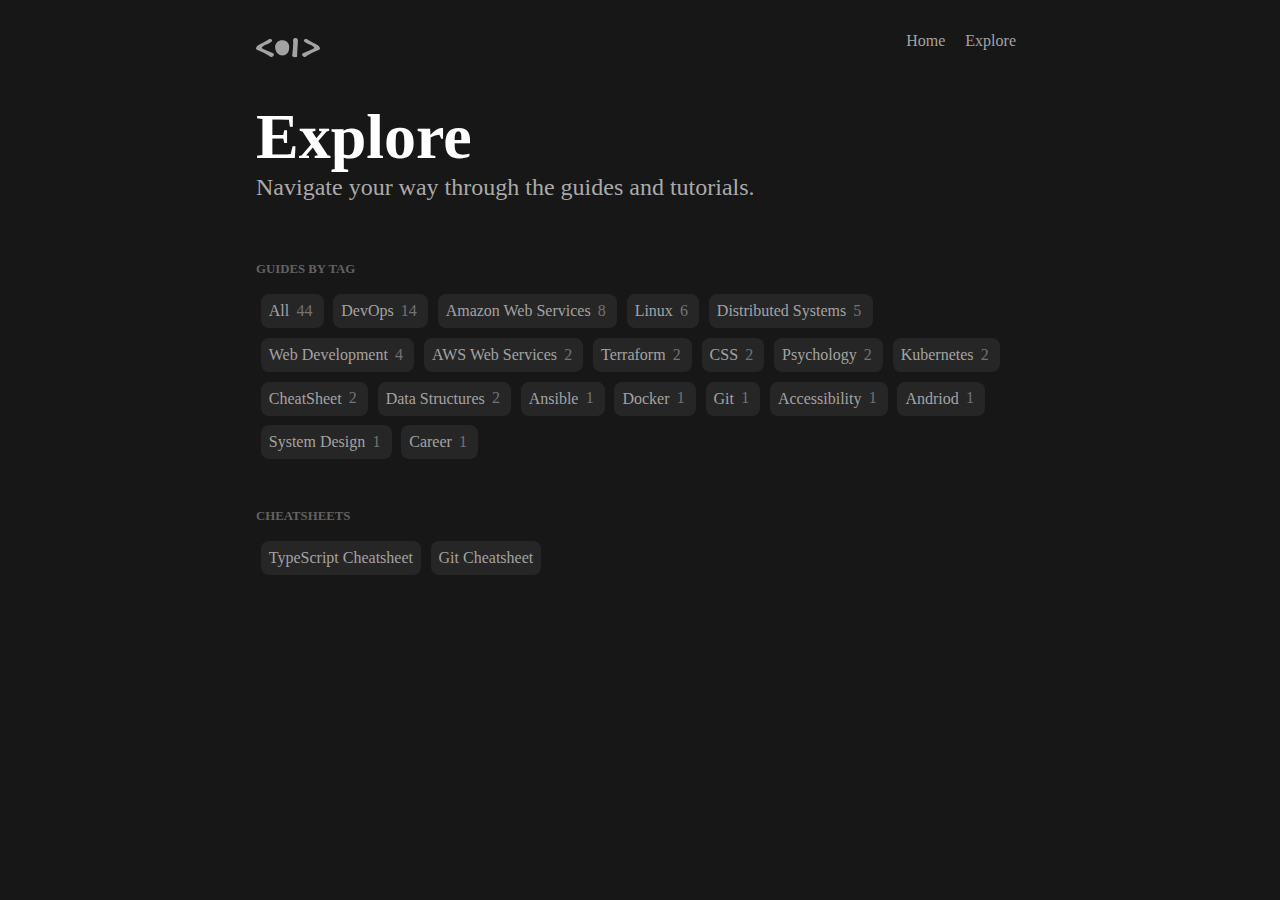
<file: vagrant/nginx-mysql-server/html/pages/explore.html>
<!DOCTYPE html>

<html>
  <head>
    <link rel="stylesheet" href="../stylesheets/main.css" />
  </head>

  <body>
    <header>
      <div class="navbar">
        <div class="logo">
          <a href="../index.html">
            <svg
              class="fill-current sm:w-20 w-16"
              fill="none"
              height="78"
              viewBox="0 0 229 78"
              width="229"
              xmlns="http://www.w3.org/2000/svg"
            >
              <path
                d="M55.7568 8.69113C54.2925 7.56473 52.4851 6.96568 50.6368 7.00152H47.6672C41.1238 11.9116 33.961 15.9411 26.368 18.9823C18.8365 22.0851 11.7043 26.0684 5.12 30.8607C1.92512 33.7177 0.06656 37.7829 0 42.0735C0.37888 43.6965 1.52576 45.0329 3.072 45.6575C4.4544 46.1183 5.888 46.6815 7.2704 47.2447C21.2634 53.1839 34.4064 59.5686 46.6944 66.3935C48.3226 67.5762 49.8637 68.8767 51.3024 70.2847C52.2394 70.6943 53.248 70.9043 54.272 70.8991C56.7962 70.9196 59.2435 70.0492 61.184 68.4415C63.1552 67.0335 64.1997 64.6527 63.8976 62.2463C63.9795 60.4799 62.9299 58.8569 61.2864 58.2015L40.0896 48.8831C33.0547 45.8982 26.2195 42.478 19.6096 38.6431C24.2432 32.8729 30.4794 28.5977 37.5296 26.3551C44.5389 24.0972 51.0054 20.421 56.5248 15.5519C57.3184 14.789 57.7638 13.7343 57.7536 12.6335C57.7178 11.0873 56.9856 9.63321 55.7568 8.69113Z"
                fill="currentColor"
              ></path>
              <path
                d="M173.192 8.69113C174.657 7.56473 176.464 6.96568 178.312 7.00152H181.282C187.825 11.9116 194.988 15.9411 202.581 18.9823C210.112 22.0851 217.245 26.0684 223.829 30.8607C227.024 33.7177 228.882 37.7829 228.949 42.0735C228.57 43.6965 227.423 45.0329 225.877 45.6575C224.495 46.1183 223.061 46.6815 221.679 47.2447C207.686 53.1839 194.543 59.5686 182.255 66.3935C180.626 67.5762 179.085 68.8767 177.647 70.2847C176.71 70.6943 175.701 70.9043 174.677 70.8991C172.153 70.9196 169.705 70.0492 167.765 68.4415C165.794 67.0335 164.749 64.6527 165.051 62.2463C164.969 60.4799 166.019 58.8569 167.663 58.2015L188.859 48.8831C195.894 45.8982 202.729 42.478 209.339 38.6431C204.706 32.8729 198.47 28.5977 191.419 26.3551C184.41 24.0972 177.944 20.421 172.424 15.5519C171.631 14.789 171.185 13.7343 171.195 12.6335C171.231 11.0873 171.963 9.63321 173.192 8.69113Z"
                fill="currentColor"
              ></path>
              <path
                d="M93.3949 21.24C93.5946 21.24 93.7943 21.2451 93.9939 21.2502C94.1731 21.2451 94.3523 21.24 94.5264 21.24C97.752 21.24 100.916 22.1821 103.62 23.9638C107.367 27.5273 109.226 32.6474 108.637 37.7879C108.637 45.6215 106.384 50.8438 101.776 53.6086C99.4775 54.9091 96.8919 55.6106 94.25 55.6566C94.2397 55.6566 94.2346 55.6566 94.2243 55.6566C90.2051 55.6566 86.4164 53.7571 84.01 50.5366C81.1684 47.0704 79.3917 42.8566 78.89 38.4022C77.8557 33.6713 79.3251 28.7408 82.7811 25.3462C85.6893 22.6992 89.4781 21.24 93.3949 21.24ZM93.7892 42.4982C96.6154 42.4982 98.9092 40.2045 98.9092 37.3782C98.9092 34.552 96.6154 32.2582 93.7892 32.2582C90.9629 32.2582 88.6692 34.552 88.6692 37.3782C88.6692 40.2045 90.9629 42.4982 93.7892 42.4982ZM93.3949 11C86.9028 11 80.6871 13.4064 75.8896 17.7737C75.7923 17.8608 75.7002 17.9478 75.608 18.04C69.7303 23.8102 67.201 32.0022 68.7728 40.0509C69.5613 46.2205 72.0343 52.0163 75.9511 56.8598C80.2775 62.5226 87.0871 65.8966 94.2243 65.8966C98.7555 65.8198 103.041 64.6525 106.809 62.5277C106.886 62.4816 106.968 62.4355 107.045 62.3894C112.375 59.1894 118.713 52.4259 118.872 38.3357C119.604 30.2512 116.568 22.1462 110.675 16.545C110.235 16.1251 109.753 15.7462 109.246 15.4134C104.864 12.5309 99.7744 11.0051 94.5264 11.0051C94.3575 11.0051 94.1885 11.0051 94.0195 11.0102C93.8096 11 93.6048 11 93.3949 11Z"
                fill="currentColor"
                clip-rule="evenodd"
                fill-rule="evenodd"
              ></path>
              <path
                d="M103.62 23.9638C100.768 22.0899 97.4039 21.1376 93.9939 21.2502C89.8621 21.0915 85.8378 22.5661 82.7811 25.3462C79.3251 28.7408 77.8557 33.6713 78.89 38.4022C79.3917 42.8566 81.1684 47.0704 84.01 50.5366C86.4215 53.7674 90.2205 55.6669 94.25 55.6566C96.8919 55.6106 99.4775 54.9091 101.776 53.6086C106.384 50.8438 108.637 45.6215 108.637 37.7879C109.226 32.6474 107.367 27.5325 103.62 23.9638ZM93.7892 42.4982C90.9629 42.4982 88.6692 40.2045 88.6692 37.3782C88.6692 34.552 90.9629 32.2582 93.7892 32.2582C96.6154 32.2582 98.9092 34.552 98.9092 37.3782C98.9092 40.2045 96.6154 42.4982 93.7892 42.4982Z"
                fill="currentColor"
                clip-rule="evenodd"
                fill-rule="evenodd"
              ></path>
              <path
                d="M114.316 37.2695C114.316 48.0391 105.585 56.7695 94.8156 56.7695C84.046 56.7695 75.3156 48.0391 75.3156 37.2695C75.3156 26.5 84.046 17.7695 94.8156 17.7695C105.585 17.7695 114.316 26.5 114.316 37.2695Z"
                fill="currentColor"
              ></path>
              <path
                d="M149.112 31.671C148.297 38.2955 147.461 57.4944 147.273 67.341C147.232 69.5043 145.832 71.4364 143.676 71.6269C139.382 72.0066 133.814 71.3815 130.964 69.7944C129.748 68.6547 129.164 66.9933 129.396 65.3419C129.688 63.9143 129.917 62.3912 130.121 60.9124C131.974 45.8246 133.016 31.25 133.249 17.1958C133.039 15.1945 132.684 13.2095 132.184 11.2596C132.297 10.2434 132.62 9.26487 133.136 8.38062C134.381 6.1844 136.358 4.50014 138.721 3.62348C140.926 2.62037 143.51 2.90621 145.443 4.37102C147.013 5.18328 150.254 8.74899 150 10.5L149.112 31.671Z"
                fill="currentColor"
              ></path>
            </svg>
          </a>
        </div>
        <div class="navlinks">
          <a href="../index.html">Home</a>
          <a href="../pages/explore.html">Explore</a>
        </div>
      </div>
      <div class="banner">
        <h1 style="font-size: 4em">Explore</h1>
        <p>Navigate your way through the guides and tutorials.</p>
      </div>
    </header>
    <div class="exploreContent">
      <div class="tags">
        <h6>GUIDES BY TAG</h6>
        <div>
          <a href="/">
            All
            <span>44</span>
          </a>
          <a href="/">
            DevOps
            <span>14</span>
          </a>
          <a href="/">
            Amazon Web Services
            <span>8</span>
          </a>
          <a href="/">
            Linux
            <span>6</span>
          </a>
          <a href="/">
            Distributed Systems
            <span>5</span>
          </a>
          <a href="/">
            Web Development
            <span>4</span>
          </a>
          <a href="/">
            AWS Web Services
            <span>2</span>
          </a>
          <a href="/">
            Terraform
            <span>2</span>
          </a>
          <a href="/">
            CSS
            <span>2</span>
          </a>
          <a href="/">
            Psychology
            <span>2</span>
          </a>
          <a href="/">
            Kubernetes
            <span>2</span>
          </a>
          <a href="/">
            CheatSheet
            <span>2</span>
          </a>
          <a href="/">
            Data Structures
            <span>2</span>
          </a>
          <a href="/">
            Ansible
            <span>1</span>
          </a>
          <a href="/">
            Docker
            <span>1</span>
          </a>
          <a href="/">
            Git
            <span>1</span>
          </a>
          <a href="/">
            Accessibility
            <span>1</span>
          </a>
          <a href="/">
            Andriod
            <span>1</span>
          </a>
          <a href="/">
            System Design
            <span>1</span>
          </a>
          <a href="/">
            Career
            <span>1</span>
          </a>
        </div>
      </div>
      <div class="cheatsheets">
        <h6>CHEATSHEETS</h6>
        <div>
          <a href="">TypeScript Cheatsheet</a>
          <a href="">Git Cheatsheet</a>
        </div>
      </div>
    </div>
  </body>
</html>
</file>
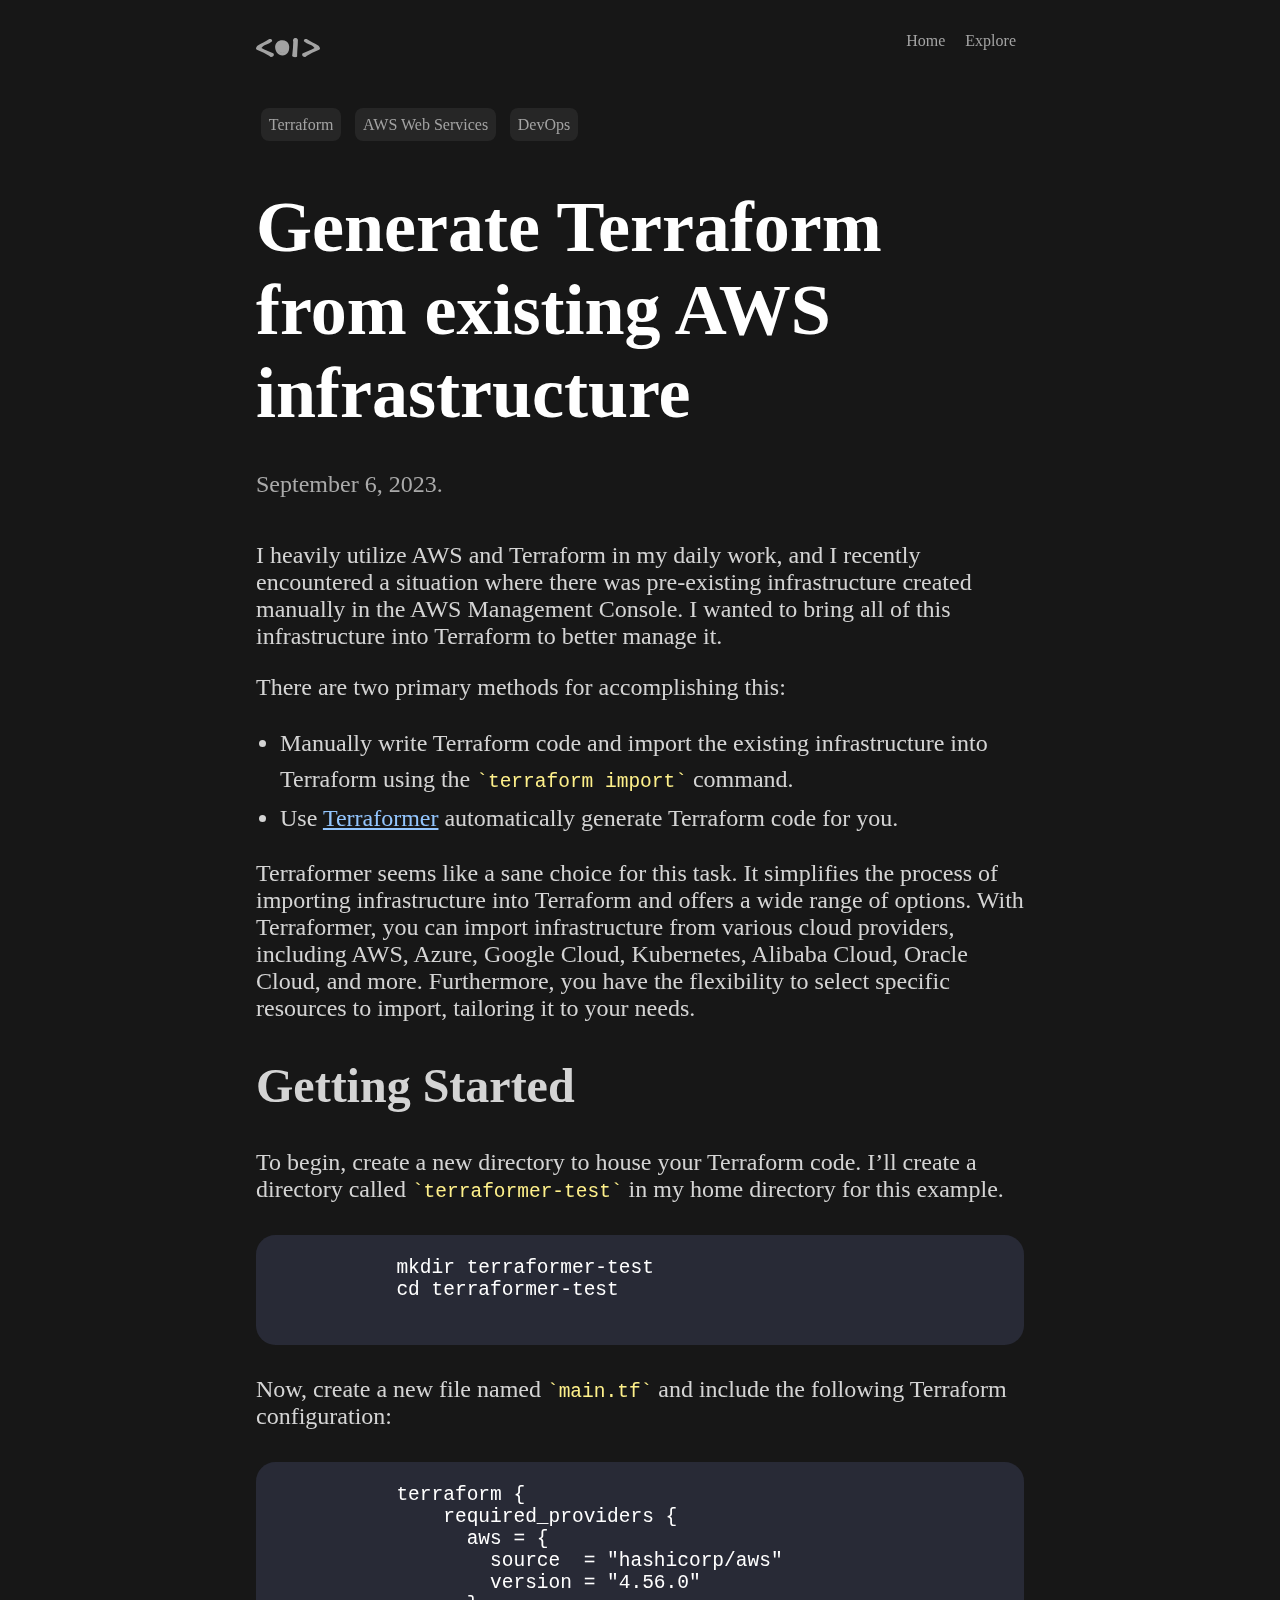
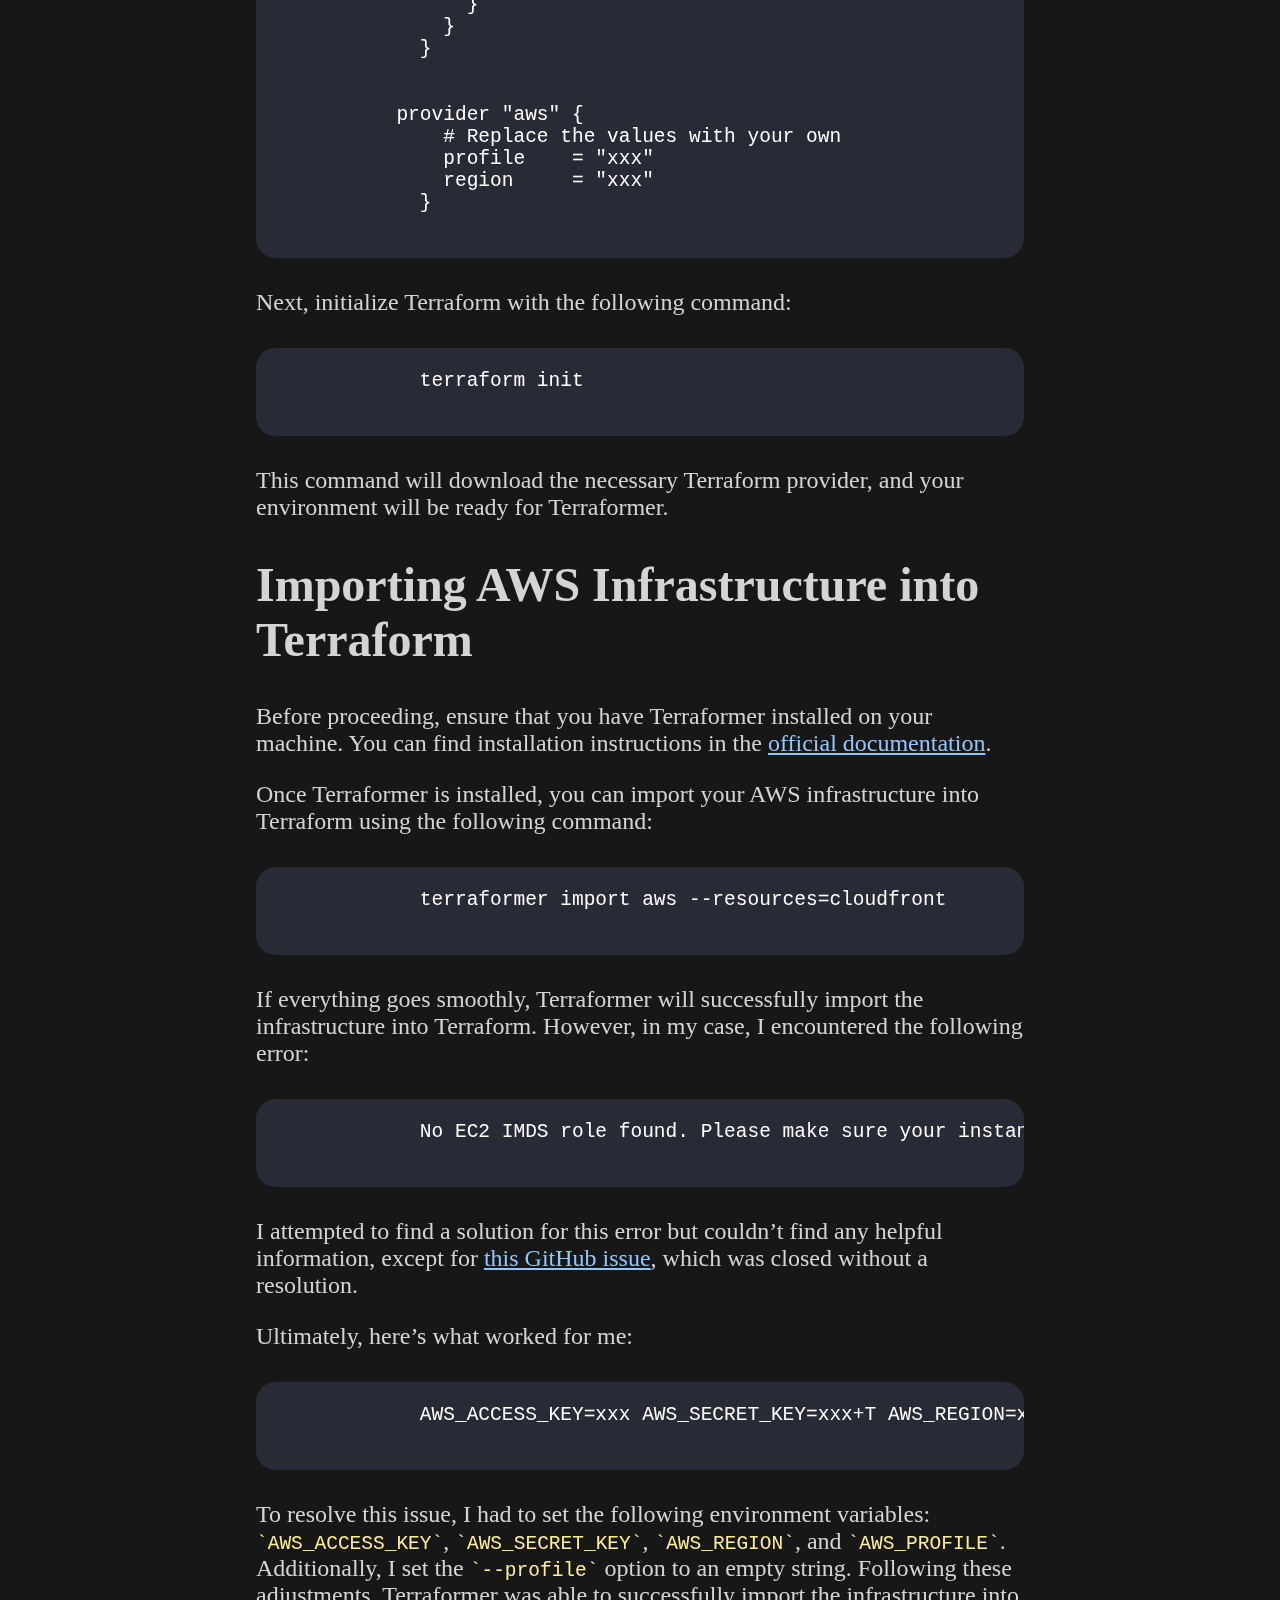
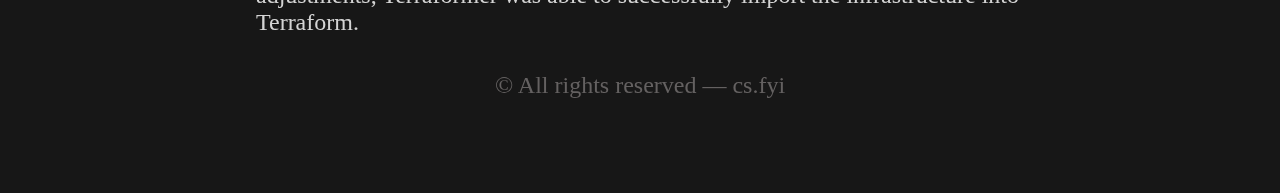
<file: vagrant/nginx-mysql-server/html/pages/generateTerraform.html>
<!DOCTYPE html>

<html>
  <head>
    <link rel="stylesheet" href="../stylesheets/main.css" />
  </head>

  <body>
    <header>
      <div class="navbar">
        <div class="logo">
          <a href="../index.html">
            <svg
              class="fill-current sm:w-20 w-16"
              fill="none"
              height="78"
              viewBox="0 0 229 78"
              width="229"
              xmlns="http://www.w3.org/2000/svg"
            >
              <path
                d="M55.7568 8.69113C54.2925 7.56473 52.4851 6.96568 50.6368 7.00152H47.6672C41.1238 11.9116 33.961 15.9411 26.368 18.9823C18.8365 22.0851 11.7043 26.0684 5.12 30.8607C1.92512 33.7177 0.06656 37.7829 0 42.0735C0.37888 43.6965 1.52576 45.0329 3.072 45.6575C4.4544 46.1183 5.888 46.6815 7.2704 47.2447C21.2634 53.1839 34.4064 59.5686 46.6944 66.3935C48.3226 67.5762 49.8637 68.8767 51.3024 70.2847C52.2394 70.6943 53.248 70.9043 54.272 70.8991C56.7962 70.9196 59.2435 70.0492 61.184 68.4415C63.1552 67.0335 64.1997 64.6527 63.8976 62.2463C63.9795 60.4799 62.9299 58.8569 61.2864 58.2015L40.0896 48.8831C33.0547 45.8982 26.2195 42.478 19.6096 38.6431C24.2432 32.8729 30.4794 28.5977 37.5296 26.3551C44.5389 24.0972 51.0054 20.421 56.5248 15.5519C57.3184 14.789 57.7638 13.7343 57.7536 12.6335C57.7178 11.0873 56.9856 9.63321 55.7568 8.69113Z"
                fill="currentColor"
              ></path>
              <path
                d="M173.192 8.69113C174.657 7.56473 176.464 6.96568 178.312 7.00152H181.282C187.825 11.9116 194.988 15.9411 202.581 18.9823C210.112 22.0851 217.245 26.0684 223.829 30.8607C227.024 33.7177 228.882 37.7829 228.949 42.0735C228.57 43.6965 227.423 45.0329 225.877 45.6575C224.495 46.1183 223.061 46.6815 221.679 47.2447C207.686 53.1839 194.543 59.5686 182.255 66.3935C180.626 67.5762 179.085 68.8767 177.647 70.2847C176.71 70.6943 175.701 70.9043 174.677 70.8991C172.153 70.9196 169.705 70.0492 167.765 68.4415C165.794 67.0335 164.749 64.6527 165.051 62.2463C164.969 60.4799 166.019 58.8569 167.663 58.2015L188.859 48.8831C195.894 45.8982 202.729 42.478 209.339 38.6431C204.706 32.8729 198.47 28.5977 191.419 26.3551C184.41 24.0972 177.944 20.421 172.424 15.5519C171.631 14.789 171.185 13.7343 171.195 12.6335C171.231 11.0873 171.963 9.63321 173.192 8.69113Z"
                fill="currentColor"
              ></path>
              <path
                d="M93.3949 21.24C93.5946 21.24 93.7943 21.2451 93.9939 21.2502C94.1731 21.2451 94.3523 21.24 94.5264 21.24C97.752 21.24 100.916 22.1821 103.62 23.9638C107.367 27.5273 109.226 32.6474 108.637 37.7879C108.637 45.6215 106.384 50.8438 101.776 53.6086C99.4775 54.9091 96.8919 55.6106 94.25 55.6566C94.2397 55.6566 94.2346 55.6566 94.2243 55.6566C90.2051 55.6566 86.4164 53.7571 84.01 50.5366C81.1684 47.0704 79.3917 42.8566 78.89 38.4022C77.8557 33.6713 79.3251 28.7408 82.7811 25.3462C85.6893 22.6992 89.4781 21.24 93.3949 21.24ZM93.7892 42.4982C96.6154 42.4982 98.9092 40.2045 98.9092 37.3782C98.9092 34.552 96.6154 32.2582 93.7892 32.2582C90.9629 32.2582 88.6692 34.552 88.6692 37.3782C88.6692 40.2045 90.9629 42.4982 93.7892 42.4982ZM93.3949 11C86.9028 11 80.6871 13.4064 75.8896 17.7737C75.7923 17.8608 75.7002 17.9478 75.608 18.04C69.7303 23.8102 67.201 32.0022 68.7728 40.0509C69.5613 46.2205 72.0343 52.0163 75.9511 56.8598C80.2775 62.5226 87.0871 65.8966 94.2243 65.8966C98.7555 65.8198 103.041 64.6525 106.809 62.5277C106.886 62.4816 106.968 62.4355 107.045 62.3894C112.375 59.1894 118.713 52.4259 118.872 38.3357C119.604 30.2512 116.568 22.1462 110.675 16.545C110.235 16.1251 109.753 15.7462 109.246 15.4134C104.864 12.5309 99.7744 11.0051 94.5264 11.0051C94.3575 11.0051 94.1885 11.0051 94.0195 11.0102C93.8096 11 93.6048 11 93.3949 11Z"
                fill="currentColor"
                clip-rule="evenodd"
                fill-rule="evenodd"
              ></path>
              <path
                d="M103.62 23.9638C100.768 22.0899 97.4039 21.1376 93.9939 21.2502C89.8621 21.0915 85.8378 22.5661 82.7811 25.3462C79.3251 28.7408 77.8557 33.6713 78.89 38.4022C79.3917 42.8566 81.1684 47.0704 84.01 50.5366C86.4215 53.7674 90.2205 55.6669 94.25 55.6566C96.8919 55.6106 99.4775 54.9091 101.776 53.6086C106.384 50.8438 108.637 45.6215 108.637 37.7879C109.226 32.6474 107.367 27.5325 103.62 23.9638ZM93.7892 42.4982C90.9629 42.4982 88.6692 40.2045 88.6692 37.3782C88.6692 34.552 90.9629 32.2582 93.7892 32.2582C96.6154 32.2582 98.9092 34.552 98.9092 37.3782C98.9092 40.2045 96.6154 42.4982 93.7892 42.4982Z"
                fill="currentColor"
                clip-rule="evenodd"
                fill-rule="evenodd"
              ></path>
              <path
                d="M114.316 37.2695C114.316 48.0391 105.585 56.7695 94.8156 56.7695C84.046 56.7695 75.3156 48.0391 75.3156 37.2695C75.3156 26.5 84.046 17.7695 94.8156 17.7695C105.585 17.7695 114.316 26.5 114.316 37.2695Z"
                fill="currentColor"
              ></path>
              <path
                d="M149.112 31.671C148.297 38.2955 147.461 57.4944 147.273 67.341C147.232 69.5043 145.832 71.4364 143.676 71.6269C139.382 72.0066 133.814 71.3815 130.964 69.7944C129.748 68.6547 129.164 66.9933 129.396 65.3419C129.688 63.9143 129.917 62.3912 130.121 60.9124C131.974 45.8246 133.016 31.25 133.249 17.1958C133.039 15.1945 132.684 13.2095 132.184 11.2596C132.297 10.2434 132.62 9.26487 133.136 8.38062C134.381 6.1844 136.358 4.50014 138.721 3.62348C140.926 2.62037 143.51 2.90621 145.443 4.37102C147.013 5.18328 150.254 8.74899 150 10.5L149.112 31.671Z"
                fill="currentColor"
              ></path>
            </svg>
          </a>
        </div>
        <div class="navlinks">
          <a href="../index.html">Home</a>
          <a href="../pages/explore.html">Explore</a>
        </div>
      </div>
      <div class="banner">
        <div class="articleTags">
          <a href="">Terraform</a>
          <a href="">AWS Web Services</a>
          <a href="">DevOps</a>
        </div>
        <h1 style="font-size: 4.5em; padding: 0.5em 0">
          Generate Terraform from existing AWS infrastructure
        </h1>
        <p>September 6, 2023.</p>
      </div>
    </header>
    <div class="articleContent">
      <p>
        I heavily utilize AWS and Terraform in my daily work, and I recently
        encountered a situation where there was pre-existing infrastructure
        created manually in the AWS Management Console. I wanted to bring all of
        this infrastructure into Terraform to better manage it.
      </p>
      <p>There are two primary methods for accomplishing this:</p>
      <ul>
        <li>
          Manually write Terraform code and import the existing infrastructure
          into Terraform using the <code>`terraform import`</code> command.
        </li>
        <li>
          Use <a href="">Terraformer</a> automatically generate Terraform code
          for you.
        </li>
      </ul>
      <p>
        Terraformer seems like a sane choice for this task. It simplifies the
        process of importing infrastructure into Terraform and offers a wide
        range of options. With Terraformer, you can import infrastructure from
        various cloud providers, including AWS, Azure, Google Cloud, Kubernetes,
        Alibaba Cloud, Oracle Cloud, and more. Furthermore, you have the
        flexibility to select specific resources to import, tailoring it to your
        needs.
      </p>
      <h3>Getting Started</h3>
      <p>
        To begin, create a new directory to house your Terraform code. I’ll
        create a directory called <code>`terraformer-test`</code> in my home
        directory for this example.
      </p>
      <pre>
          <code>
            mkdir terraformer-test
            cd terraformer-test
          </code>
      </pre>
      <p>
        Now, create a new file named <code>`main.tf`</code> and include the
        following Terraform configuration:
      </p>
      <pre>
          <code>
            terraform {
                required_providers {
                  aws = {
                    source  = "hashicorp/aws"
                    version = "4.56.0"
                  }
                }
              } 
          </code>
          <code>
            provider "aws" {
                # Replace the values with your own
                profile    = "xxx"
                region     = "xxx"
              }
          </code>
      </pre>
      <p>Next, initialize Terraform with the following command:</p>
      <pre>
          <code>
              terraform init
            </code>
      </pre>
      <p>
        This command will download the necessary Terraform provider, and your
        environment will be ready for Terraformer.
      </p>
      <h3>Importing AWS Infrastructure into Terraform</h3>
      <p>
        Before proceeding, ensure that you have Terraformer installed on your
        machine. You can find installation instructions in the <a href="">official
            documentation</a>.
      </p>
      <p>
        Once Terraformer is installed, you can import your AWS infrastructure
        into Terraform using the following command:
      </p>
      <pre>
          <code>
              terraformer import aws --resources=cloudfront
            </code>
      </pre>
      <p>
        If everything goes smoothly, Terraformer will successfully import the
        infrastructure into Terraform. However, in my case, I encountered the
        following error:
      </p>
      <pre>
          <code>
              No EC2 IMDS role found. Please make sure your instance has an IAM role attached with EC2 IMDS permissions.
            </code>
      </pre>
      <p>
        I attempted to find a solution for this error but couldn’t find any
        helpful information, except for <a href="">this GitHub issue</a>, which was closed
        without a resolution.
      </p>
      <p>Ultimately, here’s what worked for me:</p>
      <pre>
          <code>
              AWS_ACCESS_KEY=xxx AWS_SECRET_KEY=xxx+T AWS_REGION=xxx AWS_PROFILE=xxx terraformer import aws --resources=cloudfront --profile=""
            </code>
      </pre>
      <p>
        To resolve this issue, I had to set the following environment variables:
        <code>`AWS_ACCESS_KEY`</code>, <code>`AWS_SECRET_KEY`</code>, <code>`AWS_REGION`</code>, and <code>`AWS_PROFILE`</code>.
        Additionally, I set the <code>`--profile`</code> option to an empty string. Following
        these adjustments, Terraformer was able to successfully import the
        infrastructure into Terraform.
      </p>
    </div>
    <footer>
        <div>&copy All rights reserved — cs.fyi</div>
      </footer>
  </body>
</html>
</file>
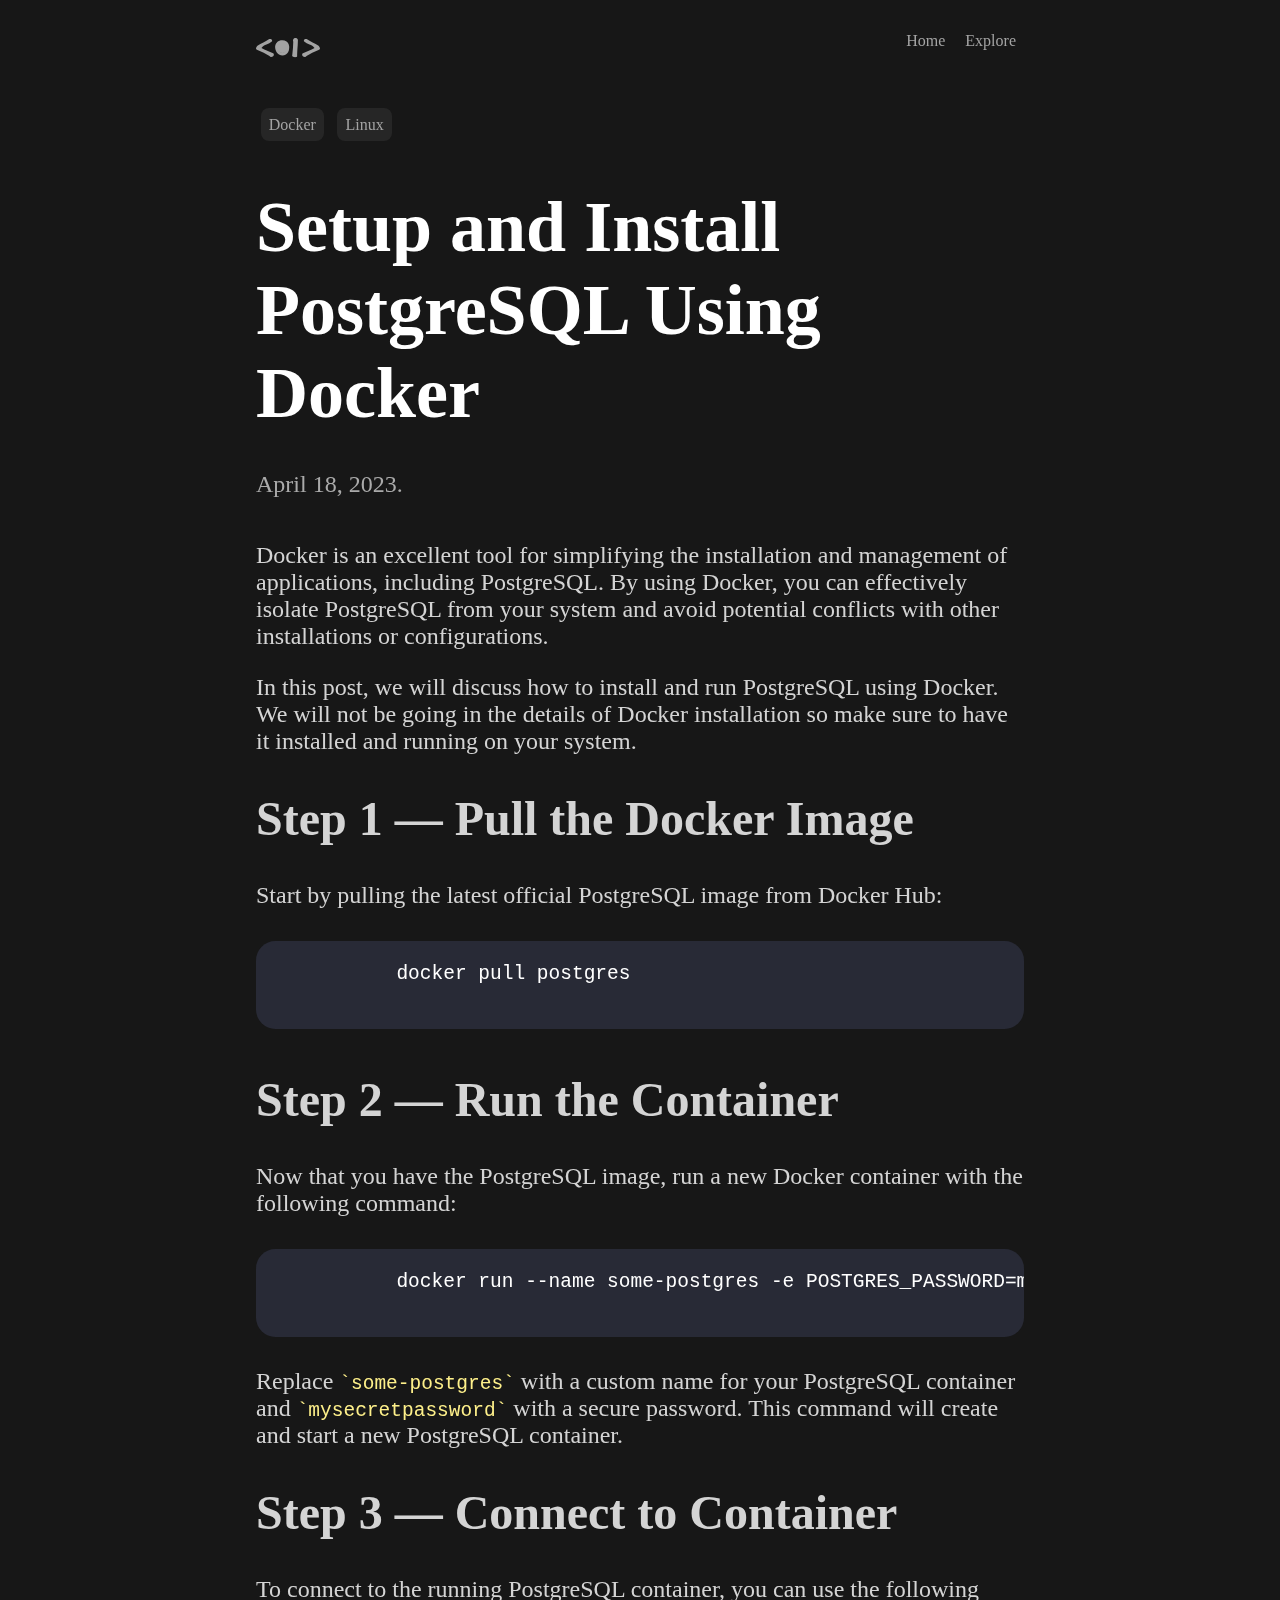
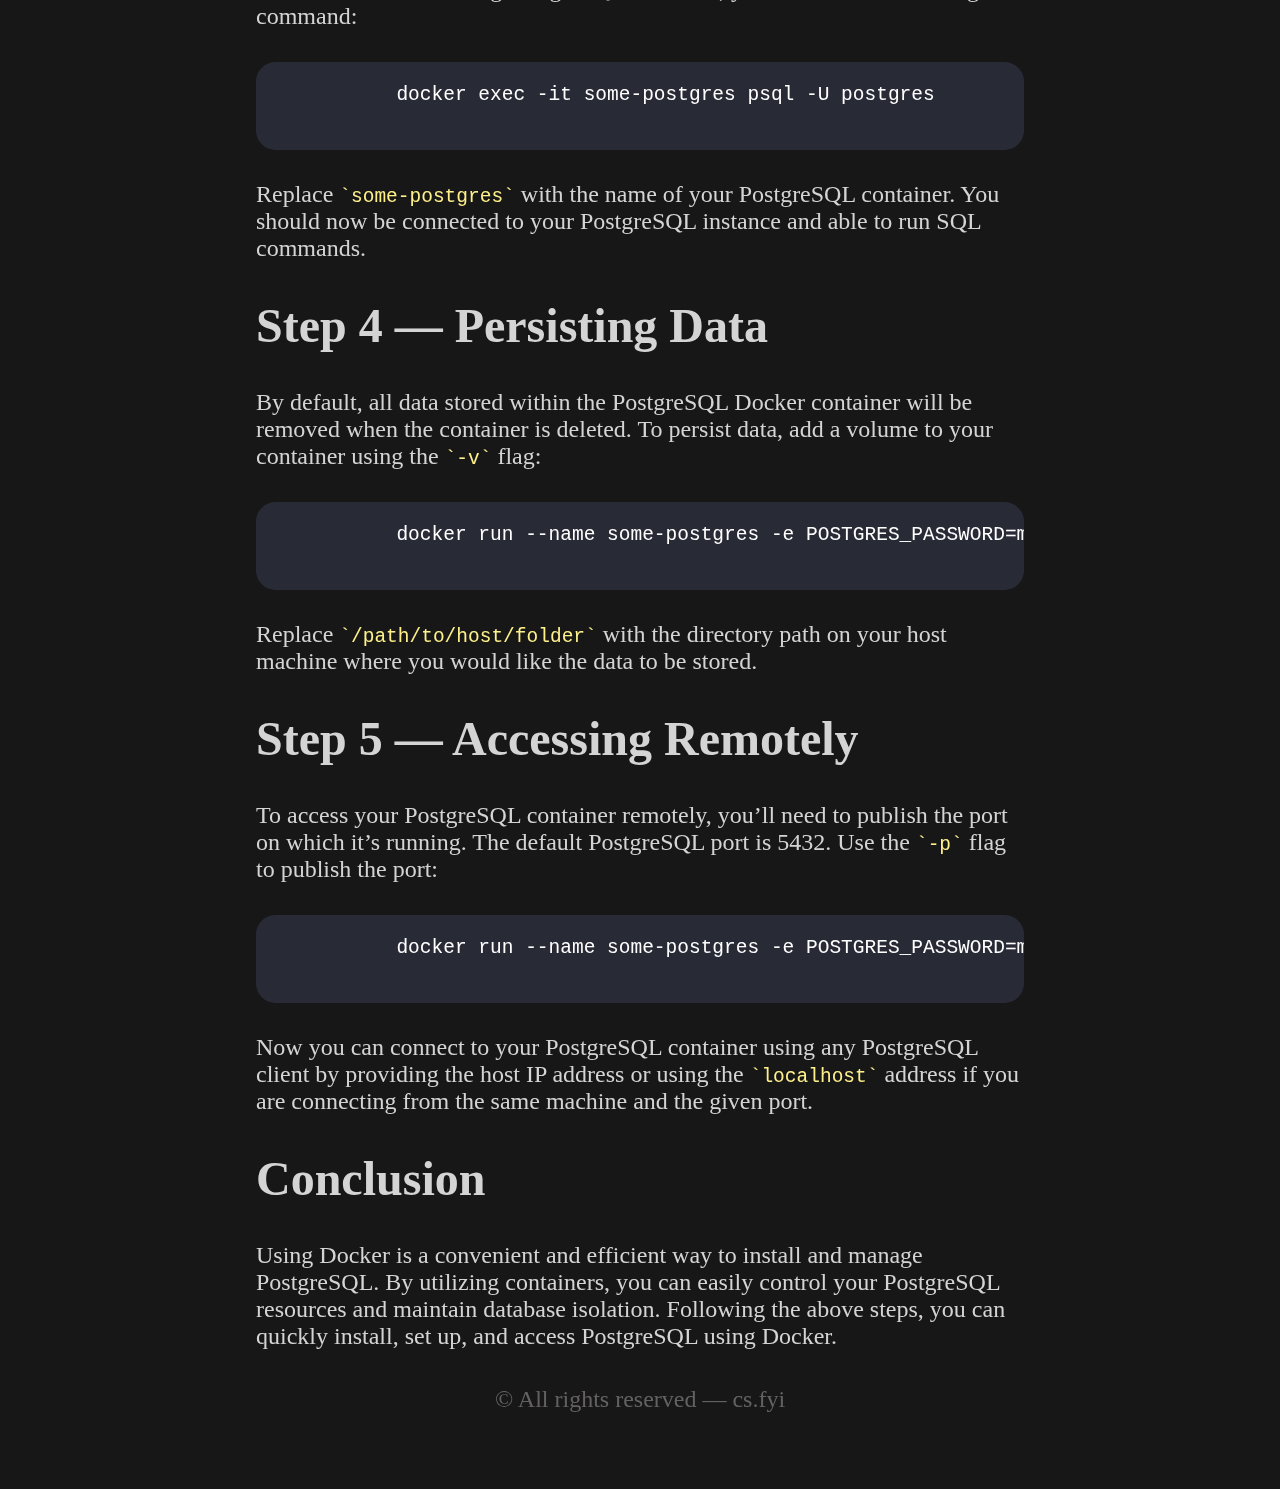
<file: vagrant/nginx-mysql-server/html/pages/setupPostgreSQL.html>
<!DOCTYPE html>

<html>
  <head>
    <link rel="stylesheet" href="../stylesheets/main.css" />
  </head>

  <body>
    <header>
      <div class="navbar">
        <div class="logo">
          <a href="../index.html">
            <svg
              class="fill-current sm:w-20 w-16"
              fill="none"
              height="78"
              viewBox="0 0 229 78"
              width="229"
              xmlns="http://www.w3.org/2000/svg"
            >
              <path
                d="M55.7568 8.69113C54.2925 7.56473 52.4851 6.96568 50.6368 7.00152H47.6672C41.1238 11.9116 33.961 15.9411 26.368 18.9823C18.8365 22.0851 11.7043 26.0684 5.12 30.8607C1.92512 33.7177 0.06656 37.7829 0 42.0735C0.37888 43.6965 1.52576 45.0329 3.072 45.6575C4.4544 46.1183 5.888 46.6815 7.2704 47.2447C21.2634 53.1839 34.4064 59.5686 46.6944 66.3935C48.3226 67.5762 49.8637 68.8767 51.3024 70.2847C52.2394 70.6943 53.248 70.9043 54.272 70.8991C56.7962 70.9196 59.2435 70.0492 61.184 68.4415C63.1552 67.0335 64.1997 64.6527 63.8976 62.2463C63.9795 60.4799 62.9299 58.8569 61.2864 58.2015L40.0896 48.8831C33.0547 45.8982 26.2195 42.478 19.6096 38.6431C24.2432 32.8729 30.4794 28.5977 37.5296 26.3551C44.5389 24.0972 51.0054 20.421 56.5248 15.5519C57.3184 14.789 57.7638 13.7343 57.7536 12.6335C57.7178 11.0873 56.9856 9.63321 55.7568 8.69113Z"
                fill="currentColor"
              ></path>
              <path
                d="M173.192 8.69113C174.657 7.56473 176.464 6.96568 178.312 7.00152H181.282C187.825 11.9116 194.988 15.9411 202.581 18.9823C210.112 22.0851 217.245 26.0684 223.829 30.8607C227.024 33.7177 228.882 37.7829 228.949 42.0735C228.57 43.6965 227.423 45.0329 225.877 45.6575C224.495 46.1183 223.061 46.6815 221.679 47.2447C207.686 53.1839 194.543 59.5686 182.255 66.3935C180.626 67.5762 179.085 68.8767 177.647 70.2847C176.71 70.6943 175.701 70.9043 174.677 70.8991C172.153 70.9196 169.705 70.0492 167.765 68.4415C165.794 67.0335 164.749 64.6527 165.051 62.2463C164.969 60.4799 166.019 58.8569 167.663 58.2015L188.859 48.8831C195.894 45.8982 202.729 42.478 209.339 38.6431C204.706 32.8729 198.47 28.5977 191.419 26.3551C184.41 24.0972 177.944 20.421 172.424 15.5519C171.631 14.789 171.185 13.7343 171.195 12.6335C171.231 11.0873 171.963 9.63321 173.192 8.69113Z"
                fill="currentColor"
              ></path>
              <path
                d="M93.3949 21.24C93.5946 21.24 93.7943 21.2451 93.9939 21.2502C94.1731 21.2451 94.3523 21.24 94.5264 21.24C97.752 21.24 100.916 22.1821 103.62 23.9638C107.367 27.5273 109.226 32.6474 108.637 37.7879C108.637 45.6215 106.384 50.8438 101.776 53.6086C99.4775 54.9091 96.8919 55.6106 94.25 55.6566C94.2397 55.6566 94.2346 55.6566 94.2243 55.6566C90.2051 55.6566 86.4164 53.7571 84.01 50.5366C81.1684 47.0704 79.3917 42.8566 78.89 38.4022C77.8557 33.6713 79.3251 28.7408 82.7811 25.3462C85.6893 22.6992 89.4781 21.24 93.3949 21.24ZM93.7892 42.4982C96.6154 42.4982 98.9092 40.2045 98.9092 37.3782C98.9092 34.552 96.6154 32.2582 93.7892 32.2582C90.9629 32.2582 88.6692 34.552 88.6692 37.3782C88.6692 40.2045 90.9629 42.4982 93.7892 42.4982ZM93.3949 11C86.9028 11 80.6871 13.4064 75.8896 17.7737C75.7923 17.8608 75.7002 17.9478 75.608 18.04C69.7303 23.8102 67.201 32.0022 68.7728 40.0509C69.5613 46.2205 72.0343 52.0163 75.9511 56.8598C80.2775 62.5226 87.0871 65.8966 94.2243 65.8966C98.7555 65.8198 103.041 64.6525 106.809 62.5277C106.886 62.4816 106.968 62.4355 107.045 62.3894C112.375 59.1894 118.713 52.4259 118.872 38.3357C119.604 30.2512 116.568 22.1462 110.675 16.545C110.235 16.1251 109.753 15.7462 109.246 15.4134C104.864 12.5309 99.7744 11.0051 94.5264 11.0051C94.3575 11.0051 94.1885 11.0051 94.0195 11.0102C93.8096 11 93.6048 11 93.3949 11Z"
                fill="currentColor"
                clip-rule="evenodd"
                fill-rule="evenodd"
              ></path>
              <path
                d="M103.62 23.9638C100.768 22.0899 97.4039 21.1376 93.9939 21.2502C89.8621 21.0915 85.8378 22.5661 82.7811 25.3462C79.3251 28.7408 77.8557 33.6713 78.89 38.4022C79.3917 42.8566 81.1684 47.0704 84.01 50.5366C86.4215 53.7674 90.2205 55.6669 94.25 55.6566C96.8919 55.6106 99.4775 54.9091 101.776 53.6086C106.384 50.8438 108.637 45.6215 108.637 37.7879C109.226 32.6474 107.367 27.5325 103.62 23.9638ZM93.7892 42.4982C90.9629 42.4982 88.6692 40.2045 88.6692 37.3782C88.6692 34.552 90.9629 32.2582 93.7892 32.2582C96.6154 32.2582 98.9092 34.552 98.9092 37.3782C98.9092 40.2045 96.6154 42.4982 93.7892 42.4982Z"
                fill="currentColor"
                clip-rule="evenodd"
                fill-rule="evenodd"
              ></path>
              <path
                d="M114.316 37.2695C114.316 48.0391 105.585 56.7695 94.8156 56.7695C84.046 56.7695 75.3156 48.0391 75.3156 37.2695C75.3156 26.5 84.046 17.7695 94.8156 17.7695C105.585 17.7695 114.316 26.5 114.316 37.2695Z"
                fill="currentColor"
              ></path>
              <path
                d="M149.112 31.671C148.297 38.2955 147.461 57.4944 147.273 67.341C147.232 69.5043 145.832 71.4364 143.676 71.6269C139.382 72.0066 133.814 71.3815 130.964 69.7944C129.748 68.6547 129.164 66.9933 129.396 65.3419C129.688 63.9143 129.917 62.3912 130.121 60.9124C131.974 45.8246 133.016 31.25 133.249 17.1958C133.039 15.1945 132.684 13.2095 132.184 11.2596C132.297 10.2434 132.62 9.26487 133.136 8.38062C134.381 6.1844 136.358 4.50014 138.721 3.62348C140.926 2.62037 143.51 2.90621 145.443 4.37102C147.013 5.18328 150.254 8.74899 150 10.5L149.112 31.671Z"
                fill="currentColor"
              ></path>
            </svg>
          </a>
        </div>
        <div class="navlinks">
          <a href="../index.html">Home</a>
          <a href="../pages/explore.html">Explore</a>
        </div>
      </div>
      <div class="banner">
        <div class="articleTags">
          <a href="">Docker</a>
          <a href="">Linux</a>
        </div>
        <h1 style="font-size: 4.5em; padding: 0.5em 0">
          Setup and Install PostgreSQL Using Docker
        </h1>
        <p>April 18, 2023.</p>
      </div>
    </header>
    <div class="articleContent" >
      <p>
        Docker is an excellent tool for simplifying the installation and
        management of applications, including PostgreSQL. By using Docker, you
        can effectively isolate PostgreSQL from your system and avoid potential
        conflicts with other installations or configurations.
      </p>
      <p>
        In this post, we will discuss how to install and run PostgreSQL using
        Docker. We will not be going in the details of Docker installation so
        make sure to have it installed and running on your system.
      </p>
      <h3>Step 1 — Pull the Docker Image</h3>
      <p>
        Start by pulling the latest official PostgreSQL image from Docker Hub:
      </p>
      <pre>
          <code>
            docker pull postgres
          </code>
      </pre>
      <h3>Step 2 — Run the Container</h3>
      <p>
        Now that you have the PostgreSQL image, run a new Docker container with
        the following command:
      </p>
      <pre>
          <code>
            docker run --name some-postgres -e POSTGRES_PASSWORD=mysecretpassword -d postgres
          </code>
      </pre>
      <p>
        Replace <code>`some-postgres`</code> with a custom name for your PostgreSQL container
        and <code>`mysecretpassword`</code> with a secure password. This command will create
        and start a new PostgreSQL container.
      </p>
      <h3>Step 3 — Connect to Container</h3>
      <p>
        To connect to the running PostgreSQL container, you can use the
        following command:
      </p>
      <pre>
          <code>
            docker exec -it some-postgres psql -U postgres
          </code>
      </pre>
      <p>
        Replace <code>`some-postgres`</code> with the name of your PostgreSQL container. You
        should now be connected to your PostgreSQL instance and able to run SQL
        commands.
      </p>
      <h3>Step 4 — Persisting Data</h3>
      <p>
        By default, all data stored within the PostgreSQL Docker container will
        be removed when the container is deleted. To persist data, add a volume
        to your container using the <code>`-v`</code> flag:
      </p>
      <pre>
          <code>
            docker run --name some-postgres -e POSTGRES_PASSWORD=mysecretpassword -v /path/to/host/folder:/var/lib/postgresql/data -d postgres
          </code>
      </pre>
      <p>
        Replace <code>`/path/to/host/folder`</code> with the directory path on your host
        machine where you would like the data to be stored.
      </p>
      <h3>Step 5 — Accessing Remotely</h3>
      <p>
        To access your PostgreSQL container remotely, you’ll need to publish the
        port on which it’s running. The default PostgreSQL port is 5432. Use the
        <code>`-p`</code> flag to publish the port:
      </p>
      <pre>
          <code>
            docker run --name some-postgres -e POSTGRES_PASSWORD=mysecretpassword -p 5432:5432 -d postgres
          </code>
      </pre>
      <p>
        Now you can connect to your PostgreSQL container using any PostgreSQL
        client by providing the host IP address or using the <code>`localhost`</code> address
        if you are connecting from the same machine and the given port.
      </p>
      <h3>Conclusion</h3>
      <p>
        Using Docker is a convenient and efficient way to install and manage
        PostgreSQL. By utilizing containers, you can easily control your
        PostgreSQL resources and maintain database isolation. Following the
        above steps, you can quickly install, set up, and access PostgreSQL
        using Docker.
      </p>
    </div>
    <footer>
        <div>&copy All rights reserved — cs.fyi</div>
      </footer>
  </body>
</html>
</file>
<file: vagrant/nginx-mysql-server/html/stylesheets/main.css>
* {
  background: none;
  margin: 0%;
  padding: 0%;
  border: none;
}

body {
  padding: 2em;
  background-color: #171717;
}

a {
  cursor: pointer;
  text-decoration: none;
  color: #ffffff;
}

hr {
  border: 1px solid #4d4d4d;
}

.navbar {
  color: #aaaaaa;
  display: flex;
}

.logo {
  flex-basis: 30%;
}

.logo > a > svg {
  height: 2em;
  width: 4em;
  color: #a3a3a3;
}

.logo > a > svg:hover {
  color: #ffffff;
}

.navlinks {
  flex-basis: 70%;
  text-align: right;
}

.navlinks > a {
  margin: 0.5em;
  color: #a3a3a3;
}

.navlinks > a:hover {
  color: #ffffff;
}

.banner {
  margin: 2em 0;
}

.banner > h1 {
  font-size: 9em;
  color: #ffffff;
}

.banner > p {
  font-size: 1.5em;
  color: #aaaaaa;
}

.content {
  padding: 1em 0;
}

.content > a {
  display: flex;
  padding: 1em 0;
  color: #4d4d4d;
}

.content > a:hover {
  color: #ffffff;
}

.content > a > span:nth-child(1) {
  flex-basis: 80%;
  font-size: 1.5em;
  color: #ffffff;
}

.content > a > span:nth-child(2) {
  flex-basis: 20%;
  font-size: 1.2em;
  text-align: right;
}

footer {
  width: 100%;
}

footer > div {
  width: 100%;
  text-align: center;
  color: #646161;
  font-size: 1.5em;
  padding: 1em 0;
}

@media only screen and (min-width: 992px) {
  body {
    padding: 2em;
    width: 60%;
    margin: 0 auto;
  }
}

.tags {
  padding: 1em 0;
}

.tags > h6 {
  color: #646161;
  font-size: 0.8em;
  padding: 1em 0;
}

.tags > div {
  display: flex;
  flex-wrap: wrap;
}

.tags > div > a {
  background-color: #262626;
  color: #a3a3a3;
  padding: 0.5em;
  margin: 0.3em;
  border-radius: 0.5em;
}

.tags > div > a > span {
  color: #737373;
  padding: 0.2em;
}

.tags > div > a:hover {
  background-color: #a3a3a3;
  color: #262626;
}

.cheatsheets {
  padding: 1em 0;
}

.cheatsheets > h6 {
  color: #646161;
  font-size: 0.8em;
  padding: 1em 0;
}

.cheatsheets > div {
  display: flex;
  flex-wrap: wrap;
}

.cheatsheets > div > a {
  background-color: #262626;
  color: #a3a3a3;
  padding: 0.5em;
  margin: 0.3em;
  border-radius: 0.5em;
}

.cheatsheets > div > a:hover {
  background-color: #a3a3a3;
  color: #262626;
}

.articleTags{
  padding: 1em 0;
}

.articleTags > a {
  background-color: #262626;
  color: #a3a3a3;
  padding: 0.5em;
  margin: 0.3em;
  border-radius: 0.5em;
}

.articleTags > a:hover {
  background-color: #a3a3a3;
  color: #262626;
}

.articleContent{
  color: #d4d4d4;
  font-size: 1.5em;
}

.articleContent > p {
  padding: .5em 0;
}

.articleContent > pre {
  background-color: #282a36;
  border-radius: 1em;
  margin: 1em 0;
  overflow-x: auto;
}

.articleContent > pre > code {
  color: #ffffff;
}

code{
  color: #fef08a;
}

.articleContent > h3 {
  font-size: 2em;
  padding: .5em 0;
}

.articleContent > ul {
  padding: .5em 1em;
  line-height: 1.5em;
}

.articleContent > p > a{
 text-decoration: underline;
 color: #93c5fd;
}

.articleContent > ul > li > a{
  text-decoration: underline;
  color: #93c5fd;
 }

.articleContent > ul > li > ul{
  padding: .5em 1em;
  line-height: 1.5em;
}
</file>
